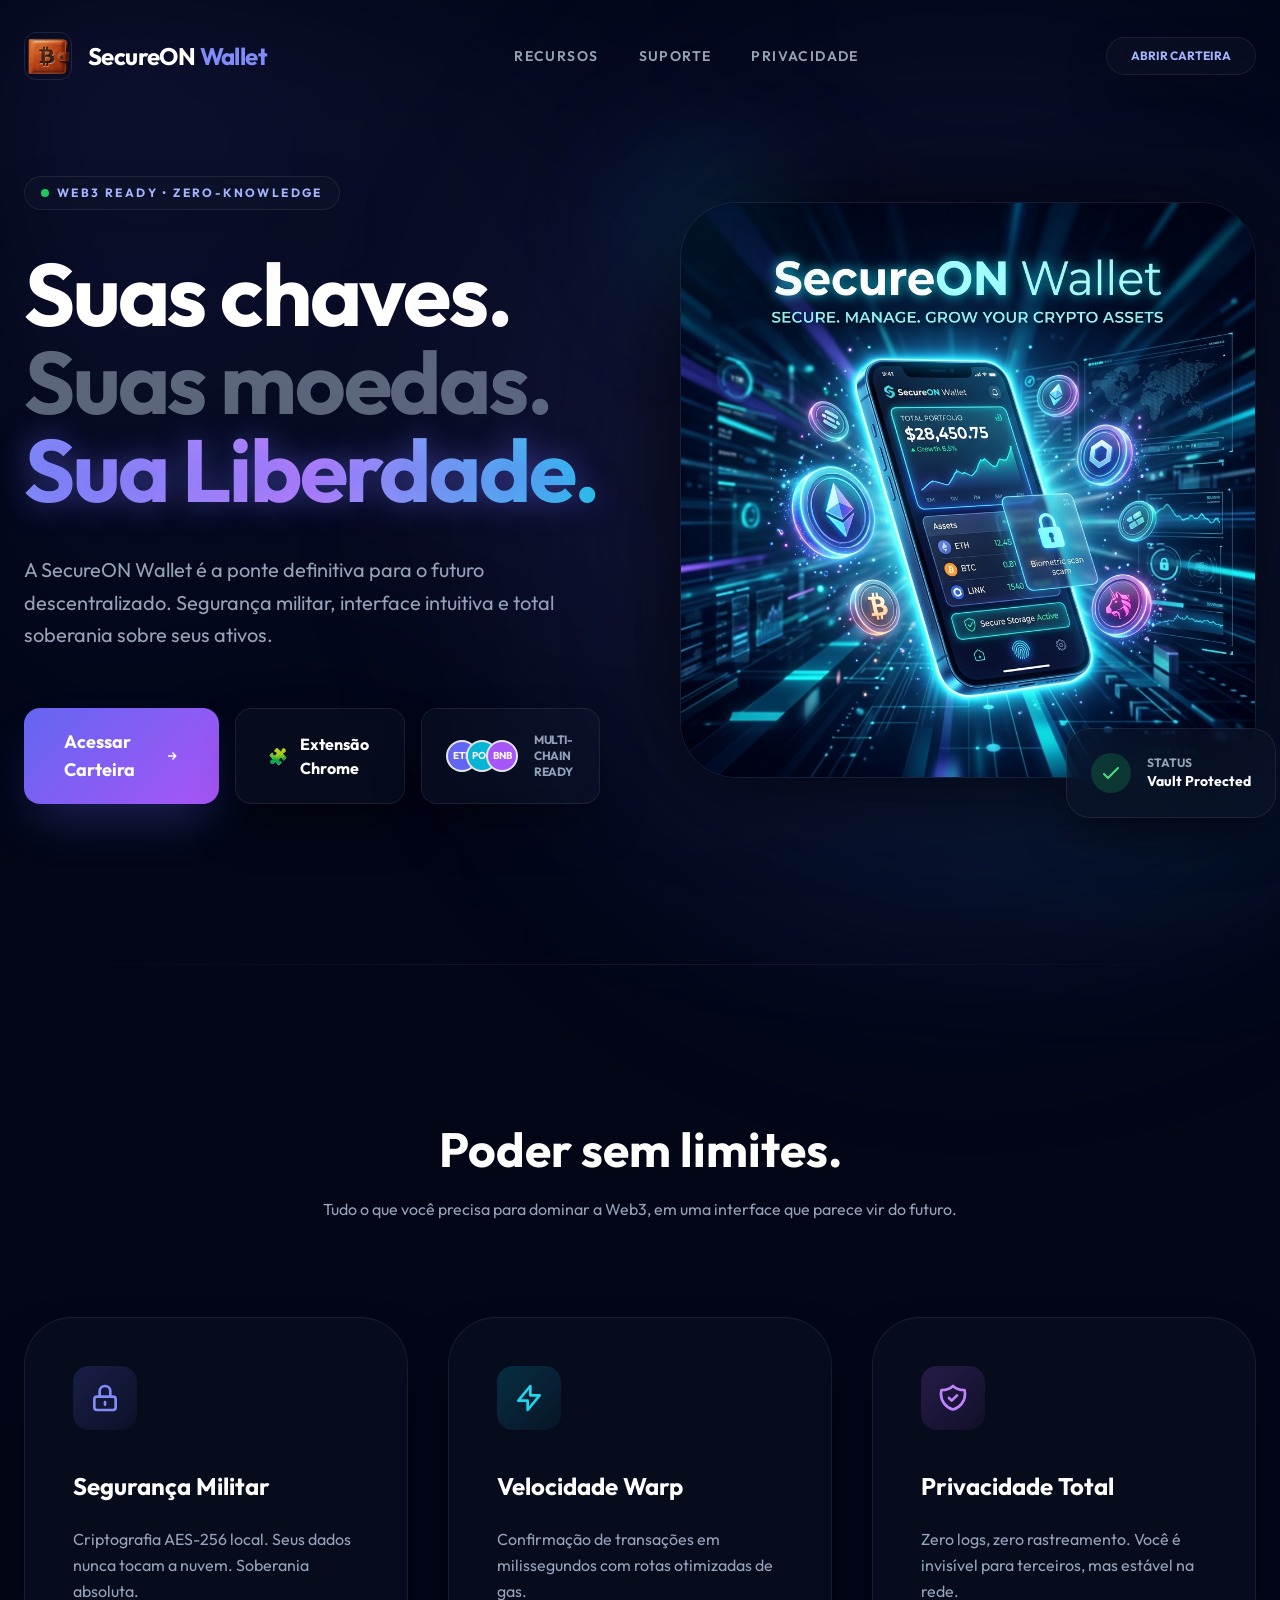
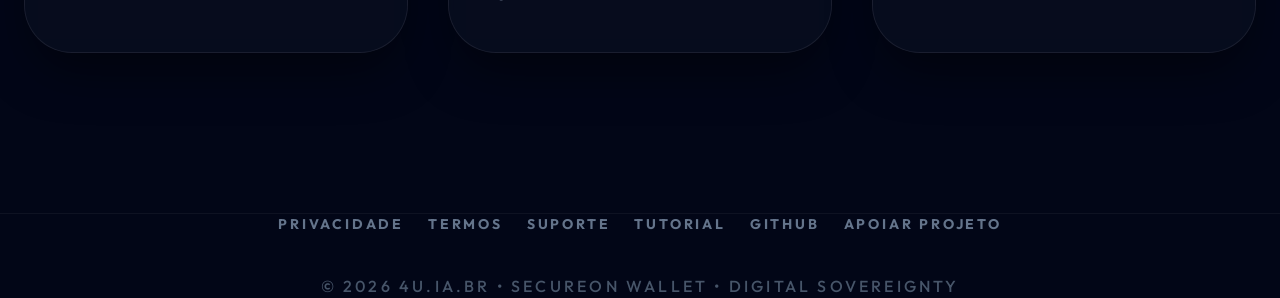
<file: landing.html>
<!DOCTYPE html>
<html lang="pt-BR">
<head>
    <meta charset="UTF-8">
    <meta name="viewport" content="width=device-width, initial-scale=1.0">
    <title>SecureON Wallet | Sua Soberania Digital</title>
    <link rel="icon" type="image/svg+xml" href="favicon.svg">
    <link rel="icon" type="image/png" sizes="32x32" href="favicon-32x32.png">
    <link rel="apple-touch-icon" href="icon-192.png">
    <link rel="stylesheet" href="tailwind_compiled.css">
    <link href="https://fonts.googleapis.com/css2?family=Outfit:wght@300;400;600;700&display=swap" rel="stylesheet">
    <style>
        :root { 
            --primary: #6366f1; 
            --accent: #06b6d4; 
            --dark-bg: #020617;
            --glass-border: rgba(255, 255, 255, 0.08);
        }
        html, body { overflow-x: hidden; max-width: 100%; }
        body { 
            font-family: 'Outfit', sans-serif; 
            background-color: var(--dark-bg); 
            color: #ffffff; 
            overflow-x: hidden; 
        }
        
        /* Animated Background Mesh */
        .mesh-bg {
            position: fixed;
            top: 0; left: 0; width: 100%; height: 100%;
            background: 
                radial-gradient(circle at 0% 0%, rgba(99, 102, 241, 0.15) 0%, transparent 50%),
                radial-gradient(circle at 100% 100%, rgba(6, 182, 212, 0.1) 0%, transparent 50%),
                radial-gradient(circle at 50% 50%, rgba(167, 139, 250, 0.05) 0%, transparent 50%);
            z-index: -1;
            filter: blur(80px);
            animation: pulseBg 15s ease infinite alternate;
        }

        @keyframes pulseBg {
            0% { transform: scale(1); }
            100% { transform: scale(1.1); }
        }

        .glass { 
            background: rgba(15, 23, 42, 0.4); 
            backdrop-filter: blur(20px); 
            border: 1px solid var(--glass-border); 
            box-shadow: 0 25px 50px -12px rgba(0, 0, 0, 0.5);
        }
        
        .glass-hover:hover {
            border-color: rgba(99, 102, 241, 0.4);
            background: rgba(99, 102, 241, 0.05);
            box-shadow: 0 0 40px rgba(99, 102, 241, 0.1);
        }

        .glow-text {
            text-shadow: 0 0 30px rgba(99, 102, 241, 0.5);
        }

        .premium-btn {
            background: linear-gradient(135deg, #6366f1, #a855f7);
            position: relative;
            overflow: hidden;
            transition: all 0.4s cubic-bezier(0.4, 0, 0.2, 1);
        }

        .premium-btn::after {
            content: '';
            position: absolute;
            top: -50%; left: -50%; width: 200%; height: 200%;
            background: radial-gradient(circle, rgba(255,255,255,0.2) 0%, transparent 70%);
            transform: scale(0);
            transition: transform 0.6s ease;
        }

        .premium-btn:hover::after {
            transform: scale(1);
        }

        .animate-float {
            animation: float 8s ease-in-out infinite;
        }

        @keyframes float {
            0%, 100% { transform: translateY(0) scale(1) rotate(0deg); }
            50% { transform: translateY(-20px) scale(1.02) rotate(1deg); }
        }

        .section-divider {
            height: 1px;
            background: linear-gradient(90deg, transparent, var(--glass-border), transparent);
        }
        .nav-link + .nav-link {
            margin-left: 2.5rem;
        }
        .footer-link + .footer-link {
            margin-left: 3rem;
        }
        @media (max-width: 768px) {
            .nav-link + .nav-link, .footer-link + .footer-link {
                margin-left: 0;
                margin-top: 1rem;
            }
        }
    </style>
</head>
<body class="min-h-screen selection:bg-indigo-500/30">
    <div class="mesh-bg"></div>

    <nav class="container mx-auto px-6 py-8 flex justify-between items-center relative z-20">
        <div class="flex items-center gap-4 group cursor-pointer">
            <div class="relative">
                <div class="absolute -inset-2 bg-indigo-500/40 blur-lg rounded-xl opacity-0 group-hover:opacity-100 transition-opacity"></div>
                <img src="icons/icon128.png" alt="Logo" class="relative w-12 h-12 rounded-xl border border-white/10">
            </div>
            <span class="text-2xl font-bold tracking-tight">SecureON <span class="text-indigo-400">Wallet</span></span>
        </div>
        <div class="hidden md:flex text-sm font-semibold text-slate-400 uppercase tracking-widest items-center">
            <a href="#features" class="nav-link hover:text-white transition-all hover:glow-text">Recursos</a>
            <a href="suporte.html" class="nav-link hover:text-white transition-all hover:glow-text">Suporte</a>
            <a href="privacidade.html" class="nav-link hover:text-white transition-all hover:glow-text">Privacidade</a>
        </div>
        <a href="index.html" class="hidden lg:block px-6 py-2.5 glass rounded-full text-xs font-bold hover:bg-white/5 transition-all border-indigo-500/30 text-indigo-300">
            ABRIR CARTEIRA
        </a>
    </nav>

    <main class="container mx-auto px-6 pt-16 pb-40 flex flex-col lg:flex-row items-center gap-20 relative z-10">
        <div class="flex-1 text-center lg:text-left">
            <div class="inline-flex items-center gap-2 px-4 py-2 rounded-full glass border-indigo-500/30 text-indigo-300 text-xs font-bold mb-10 tracking-[0.2em] uppercase">
                <span class="w-2 h-2 bg-green-500 rounded-full animate-ping"></span>
                Web3 Ready • Zero-Knowledge
            </div>
            <h1 class="text-6xl md:text-[5.5rem] font-bold mb-10 leading-[1] tracking-tight">
                Suas chaves.<br>
                <span class="text-slate-400/60">Suas moedas.</span><br>
                <span class="bg-gradient-to-r from-indigo-400 via-purple-400 to-cyan-400 bg-clip-text text-transparent glow-text">Sua Liberdade.</span>
            </h1>
            <p class="text-xl text-slate-400 mb-14 max-w-xl leading-relaxed mx-auto lg:mx-0">
                A SecureON Wallet é a ponte definitiva para o futuro descentralizado. Segurança militar, interface intuitiva e total soberania sobre seus ativos.
            </p>
            <div class="flex flex-col sm:flex-row gap-4 justify-center lg:justify-start">
                <a href="index.html" class="premium-btn px-10 py-5 rounded-2xl font-bold shadow-2xl shadow-indigo-500/30 flex items-center justify-center gap-4 text-lg">
                    Acessar Carteira
                    <svg class="w-6 h-6" fill="none" stroke="currentColor" viewBox="0 0 24 24"><path stroke-linecap="round" stroke-linejoin="round" stroke-width="2.5" d="M13 7l5 5m0 0l-5 5m5-5H6"/></svg>
                </a>
                <a href="https://chromewebstore.google.com/detail/secureon-wallet/cogicncjnekflhknncnohfmnlgfgdede" target="_blank" rel="noopener noreferrer" class="glass hover:bg-white/10 px-8 py-5 rounded-2xl font-bold border border-indigo-500/30 text-indigo-200 flex items-center justify-center gap-3 text-base transition-all">
                    <span>🧩</span> Extensão Chrome
                </a>
                <div class="flex items-center gap-4 px-6 py-5 glass rounded-2xl">
                    <div class="flex -space-x-3">
                        <div class="w-8 h-8 rounded-full bg-indigo-500 border-2 border-dark-bg flex items-center justify-center text-[10px] font-bold">ETH</div>
                        <div class="w-8 h-8 rounded-full bg-cyan-500 border-2 border-dark-bg flex items-center justify-center text-[10px] font-bold">POL</div>
                        <div class="w-8 h-8 rounded-full bg-purple-500 border-2 border-dark-bg flex items-center justify-center text-[10px] font-bold">BNB</div>
                    </div>
                    <span class="text-xs font-bold text-slate-400 uppercase tracking-tighter">Multi-Chain Ready</span>
                </div>
            </div>
        </div>

        <div class="flex-1 relative">
            <div class="absolute -inset-40 bg-indigo-500/10 blur-[120px] rounded-full"></div>
            <div class="relative animate-float">
                <div class="absolute -top-10 -left-10 w-32 h-32 bg-cyan-500/20 blur-3xl rounded-full"></div>
                <img src="banner.png" alt="SecureON Interface" class="w-full max-w-3xl mx-auto rounded-[3.5rem] shadow-[0_0_100px_rgba(0,0,0,0.8)] border border-white/5">
                <!-- Floating Card Detail -->
                <div class="absolute -bottom-10 -right-5 glass p-6 rounded-3xl animate-bounce shadow-2xl border-white/20">
                    <div class="flex items-center gap-4">
                        <div class="w-10 h-10 bg-green-500/20 rounded-full flex items-center justify-center">
                            <svg class="w-6 h-6 text-green-400" fill="none" stroke="currentColor" viewBox="0 0 24 24"><path stroke-linecap="round" stroke-linejoin="round" stroke-width="2" d="M5 13l4 4L19 7"/></svg>
                        </div>
                        <div>
                            <p class="text-xs font-bold text-slate-400 uppercase">Status</p>
                            <p class="text-sm font-bold text-white">Vault Protected</p>
                        </div>
                    </div>
                </div>
            </div>
        </div>
    </main>

    <div class="section-divider"></div>

    <section id="features" class="container mx-auto px-6 py-40">
        <div class="text-center mb-24">
            <h2 class="text-4xl md:text-5xl font-bold mb-6">Poder sem limites.</h2>
            <p class="text-slate-400 max-w-2xl mx-auto">Tudo o que você precisa para dominar a Web3, em uma interface que parece vir do futuro.</p>
        </div>
        <div class="grid md:grid-cols-3 gap-10">
            <div class="glass glass-hover p-12 rounded-[3rem] transition-all group">
                <div class="w-16 h-16 bg-gradient-to-br from-indigo-500/20 to-indigo-500/5 rounded-2xl flex items-center justify-center mb-10 group-hover:rotate-12 transition-transform">
                    <svg class="w-8 h-8 text-indigo-400" fill="none" stroke="currentColor" viewBox="0 0 24 24"><path stroke-linecap="round" stroke-linejoin="round" stroke-width="2" d="M12 15v2m-6 4h12a2 2 0 002-2v-6a2 2 0 00-2-2H6a2 2 0 00-2 2v6a2 2 0 002 2zm10-10V7a4 4 0 00-8 0v4h8z"/></svg>
                </div>
                <h3 class="text-2xl font-bold mb-6">Segurança Militar</h3>
                <p class="text-slate-400 leading-relaxed">Criptografia AES-256 local. Seus dados nunca tocam a nuvem. Soberania absoluta.</p>
            </div>
            <div class="glass glass-hover p-12 rounded-[3rem] transition-all group">
                <div class="w-16 h-16 bg-gradient-to-br from-cyan-500/20 to-cyan-500/5 rounded-2xl flex items-center justify-center mb-10 group-hover:rotate-12 transition-transform">
                    <svg class="w-8 h-8 text-cyan-400" fill="none" stroke="currentColor" viewBox="0 0 24 24"><path stroke-linecap="round" stroke-linejoin="round" stroke-width="2" d="M13 10V3L4 14h7v7l9-11h-7z"/></svg>
                </div>
                <h3 class="text-2xl font-bold mb-6">Velocidade Warp</h3>
                <p class="text-slate-400 leading-relaxed">Confirmação de transações em milissegundos com rotas otimizadas de gas.</p>
            </div>
            <div class="glass glass-hover p-12 rounded-[3rem] transition-all group">
                <div class="w-16 h-16 bg-gradient-to-br from-purple-500/20 to-purple-500/5 rounded-2xl flex items-center justify-center mb-10 group-hover:rotate-12 transition-transform">
                    <svg class="w-8 h-8 text-purple-400" fill="none" stroke="currentColor" viewBox="0 0 24 24"><path stroke-linecap="round" stroke-linejoin="round" stroke-width="2" d="M9 12l2 2 4-4m5.618-4.016A11.955 11.955 0 0112 2.944a11.955 11.955 0 01-8.618 3.04A12.02 12.02 0 003 9c0 5.591 3.824 10.29 9 11.622 5.176-1.332 9-6.03 9-11.622 0-1.042-.133-2.052-.382-3.016z"/></svg>
                </div>
                <h3 class="text-2xl font-bold mb-6">Privacidade Total</h3>
                <p class="text-slate-400 leading-relaxed">Zero logs, zero rastreamento. Você é invisível para terceiros, mas estável na rede.</p>
            </div>
        </div>
    </section>

    <footer class="container mx-auto px-6 py-24 text-center border-t border-white/5 relative z-10">
        <div class="flex flex-wrap justify-center mb-10 text-sm font-bold text-slate-500 uppercase tracking-[0.2em] gap-6">
            <a href="privacidade.html" class="hover:text-indigo-400 transition-all hover:glow-text">Privacidade</a>
            <a href="termos.html" class="hover:text-indigo-400 transition-all hover:glow-text">Termos</a>
            <a href="suporte.html" class="hover:text-indigo-400 transition-all hover:glow-text">Suporte</a>
            <a href="tutorial.html" class="hover:text-indigo-400 transition-all hover:glow-text">Tutorial</a>
            <a href="https://github.com/4u-Labs/wallet" target="_blank" class="hover:text-indigo-400 transition-all hover:glow-text">GitHub</a>
            <a href="https://www.paypal.com/ncp/payment/L7YRCS984T33N" target="_blank" class="hover:text-amber-400 transition-all">Apoiar Projeto</a>
        </div>
        <p class="text-slate-600 text-[11px] font-medium tracking-[0.2em] uppercase">&copy; 2026 4U.IA.BR • SECUREON WALLET • DIGITAL SOVEREIGNTY</p>
    </footer>

    <script src="common.js"></script>
</body>
</html>
</file>
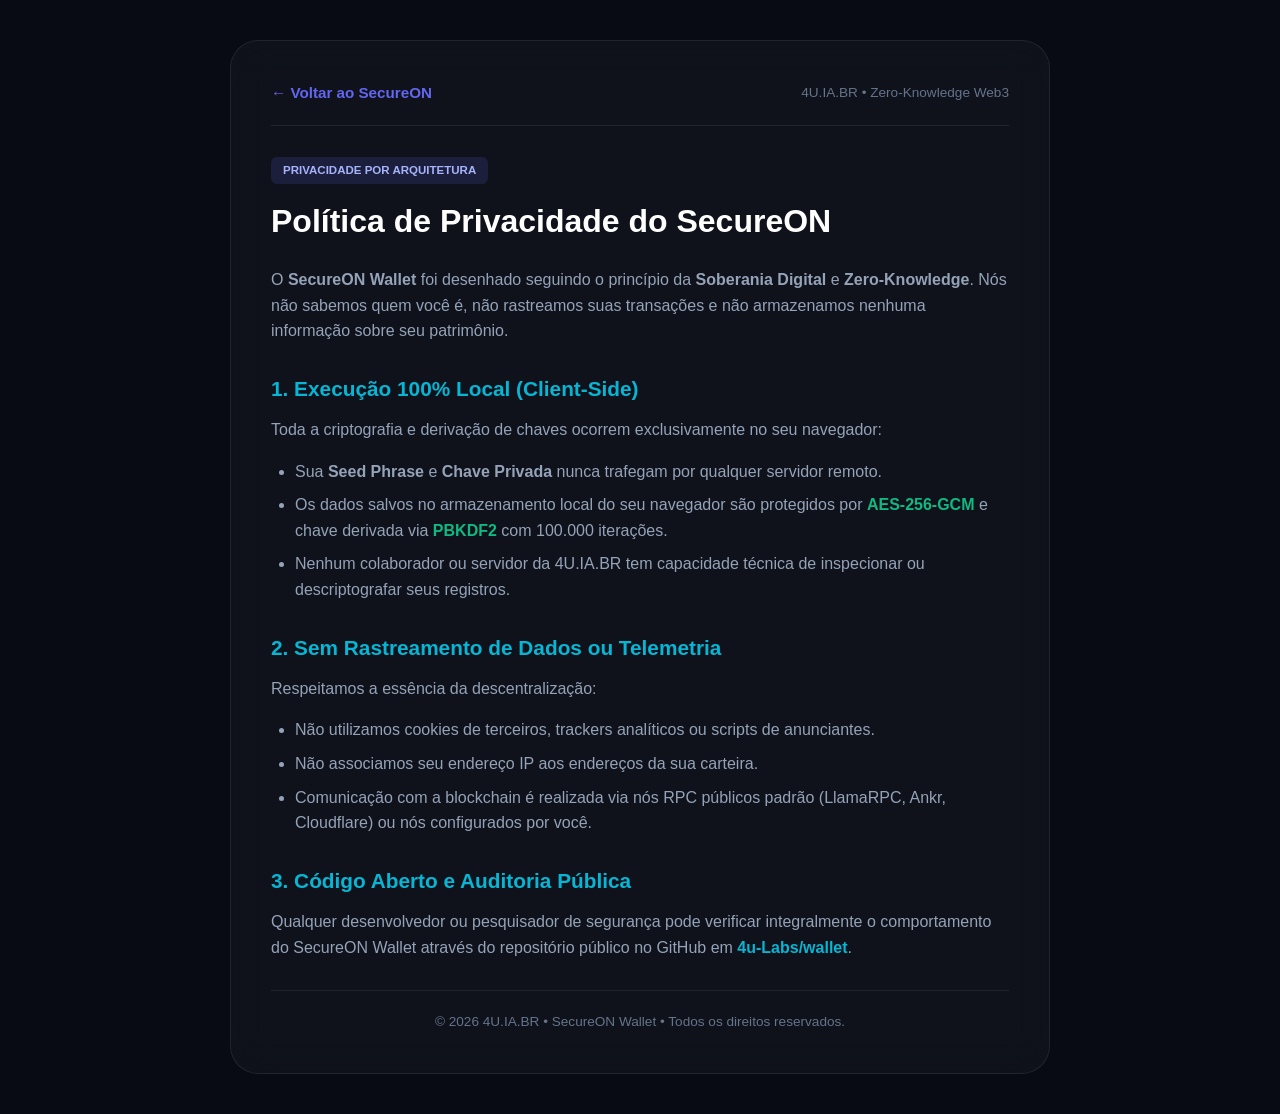
<file: privacidade.html>
<!DOCTYPE html>
<html lang="pt-BR">
<head>
    <meta charset="UTF-8">
    <meta name="viewport" content="width=device-width, initial-scale=1.0">
    <title>Política de Privacidade — SecureON Wallet 4U.IA.BR</title>
    <link rel="icon" type="image/svg+xml" href="favicon.svg">
    <link rel="icon" type="image/png" sizes="32x32" href="favicon-32x32.png">
    <link rel="apple-touch-icon" href="icon-192.png">
    <style>
        :root {
            --primary: #6366f1;
            --accent: #06b6d4;
            --bg-dark: #080b14;
        }
        * { box-sizing: border-box; margin: 0; padding: 0; }
        body {
            display: block;
            overflow-y: auto;
            background: var(--bg-dark);
            color: #f1f5f9;
            font-family: 'Segoe UI', Roboto, -apple-system, sans-serif;
            padding: 40px 20px;
            line-height: 1.6;
        }
        .policy-container {
            max-width: 820px;
            margin: 0 auto;
            background: rgba(255, 255, 255, 0.03);
            border: 1px solid rgba(255, 255, 255, 0.08);
            border-radius: 28px;
            padding: 40px;
            backdrop-filter: blur(20px);
        }
        .header-nav {
            display: flex;
            justify-content: space-between;
            align-items: center;
            margin-bottom: 30px;
            padding-bottom: 20px;
            border-bottom: 1px solid rgba(255,255,255,0.08);
        }
        .back-link {
            color: var(--primary);
            text-decoration: none;
            font-weight: 600;
            display: inline-flex;
            align-items: center;
            gap: 6px;
            font-size: 0.95rem;
            transition: opacity 0.2s;
        }
        .back-link:hover { opacity: 0.8; }
        h1 { color: #fff; margin-bottom: 20px; font-weight: 800; font-size: 2rem; }
        h2 { color: var(--accent); margin-top: 28px; margin-bottom: 12px; font-size: 1.3rem; }
        p { color: #94a3b8; margin-bottom: 16px; }
        ul { color: #94a3b8; margin-bottom: 16px; padding-left: 24px; }
        li { margin-bottom: 8px; }
        .highlight { color: #10b981; font-weight: 700; }
        .badge { display: inline-block; padding: 4px 12px; background: rgba(99, 102, 241, 0.15); border-radius: 6px; color: #a5b4fc; font-size: 0.72rem; font-weight: 700; text-transform: uppercase; margin-bottom: 12px; }
        .footer-note { margin-top: 30px; padding-top: 20px; border-top: 1px solid rgba(255,255,255,0.08); font-size: 0.85rem; color: #64748b; text-align: center; }
    </style>
</head>
<body>
    <div class="policy-container">
        <div class="header-nav">
            <a href="index.html" class="back-link">
                ← Voltar ao SecureON
            </a>
            <span style="font-size: 0.85rem; color: #64748b;">4U.IA.BR • Zero-Knowledge Web3</span>
        </div>

        <div>
            <span class="badge">Privacidade por Arquitetura</span>
            <h1>Política de Privacidade do SecureON</h1>
            <p>O <strong>SecureON Wallet</strong> foi desenhado seguindo o princípio da <strong>Soberania Digital</strong> e <strong>Zero-Knowledge</strong>. Nós não sabemos quem você é, não rastreamos suas transações e não armazenamos nenhuma informação sobre seu patrimônio.</p>

            <h2>1. Execução 100% Local (Client-Side)</h2>
            <p>Toda a criptografia e derivação de chaves ocorrem exclusivamente no seu navegador:</p>
            <ul>
                <li>Sua <strong>Seed Phrase</strong> e <strong>Chave Privada</strong> nunca trafegam por qualquer servidor remoto.</li>
                <li>Os dados salvos no armazenamento local do seu navegador são protegidos por <span class="highlight">AES-256-GCM</span> e chave derivada via <span class="highlight">PBKDF2</span> com 100.000 iterações.</li>
                <li>Nenhum colaborador ou servidor da 4U.IA.BR tem capacidade técnica de inspecionar ou descriptografar seus registros.</li>
            </ul>

            <h2>2. Sem Rastreamento de Dados ou Telemetria</h2>
            <p>Respeitamos a essência da descentralização:</p>
            <ul>
                <li>Não utilizamos cookies de terceiros, trackers analíticos ou scripts de anunciantes.</li>
                <li>Não associamos seu endereço IP aos endereços da sua carteira.</li>
                <li>Comunicação com a blockchain é realizada via nós RPC públicos padrão (LlamaRPC, Ankr, Cloudflare) ou nós configurados por você.</li>
            </ul>

            <h2>3. Código Aberto e Auditoria Pública</h2>
            <p>Qualquer desenvolvedor ou pesquisador de segurança pode verificar integralmente o comportamento do SecureON Wallet através do repositório público no GitHub em <a href="https://github.com/4u-Labs/wallet" target="_blank" style="color: var(--accent); text-decoration: none; font-weight: 600;">4u-Labs/wallet</a>.</p>

            <div class="footer-note">
                &copy; 2026 4U.IA.BR • SecureON Wallet • Todos os direitos reservados.
            </div>
        </div>
    </div>
</body>
</html>
</file>
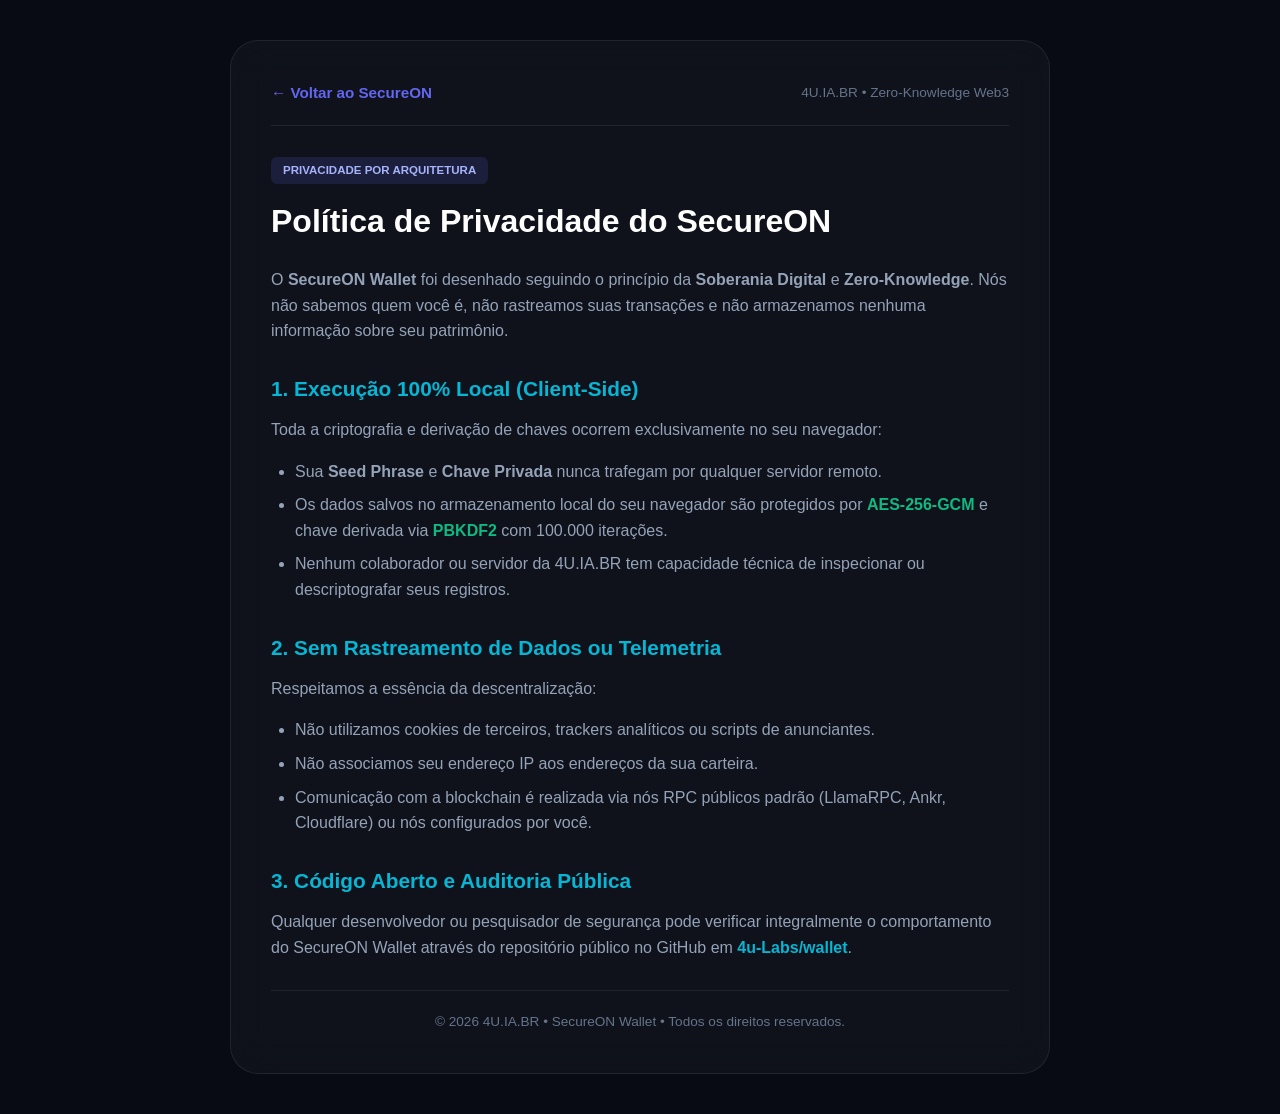
<file: privacy.html>
<!DOCTYPE html>
<html lang="pt-BR">
<head>
    <meta charset="UTF-8">
    <meta http-equiv="refresh" content="0; url=privacidade.html">
    <title>Redirecionando para Política de Privacidade...</title>
</head>
<body style="background:#080814; color:#fff; font-family:sans-serif; text-align:center; padding-top:20vh;">
    <p>Redirecionando para a <a href="privacidade.html" style="color:#00d4ff;">Política de Privacidade do SafeBox</a>...</p>
</body>
</html>
</file>
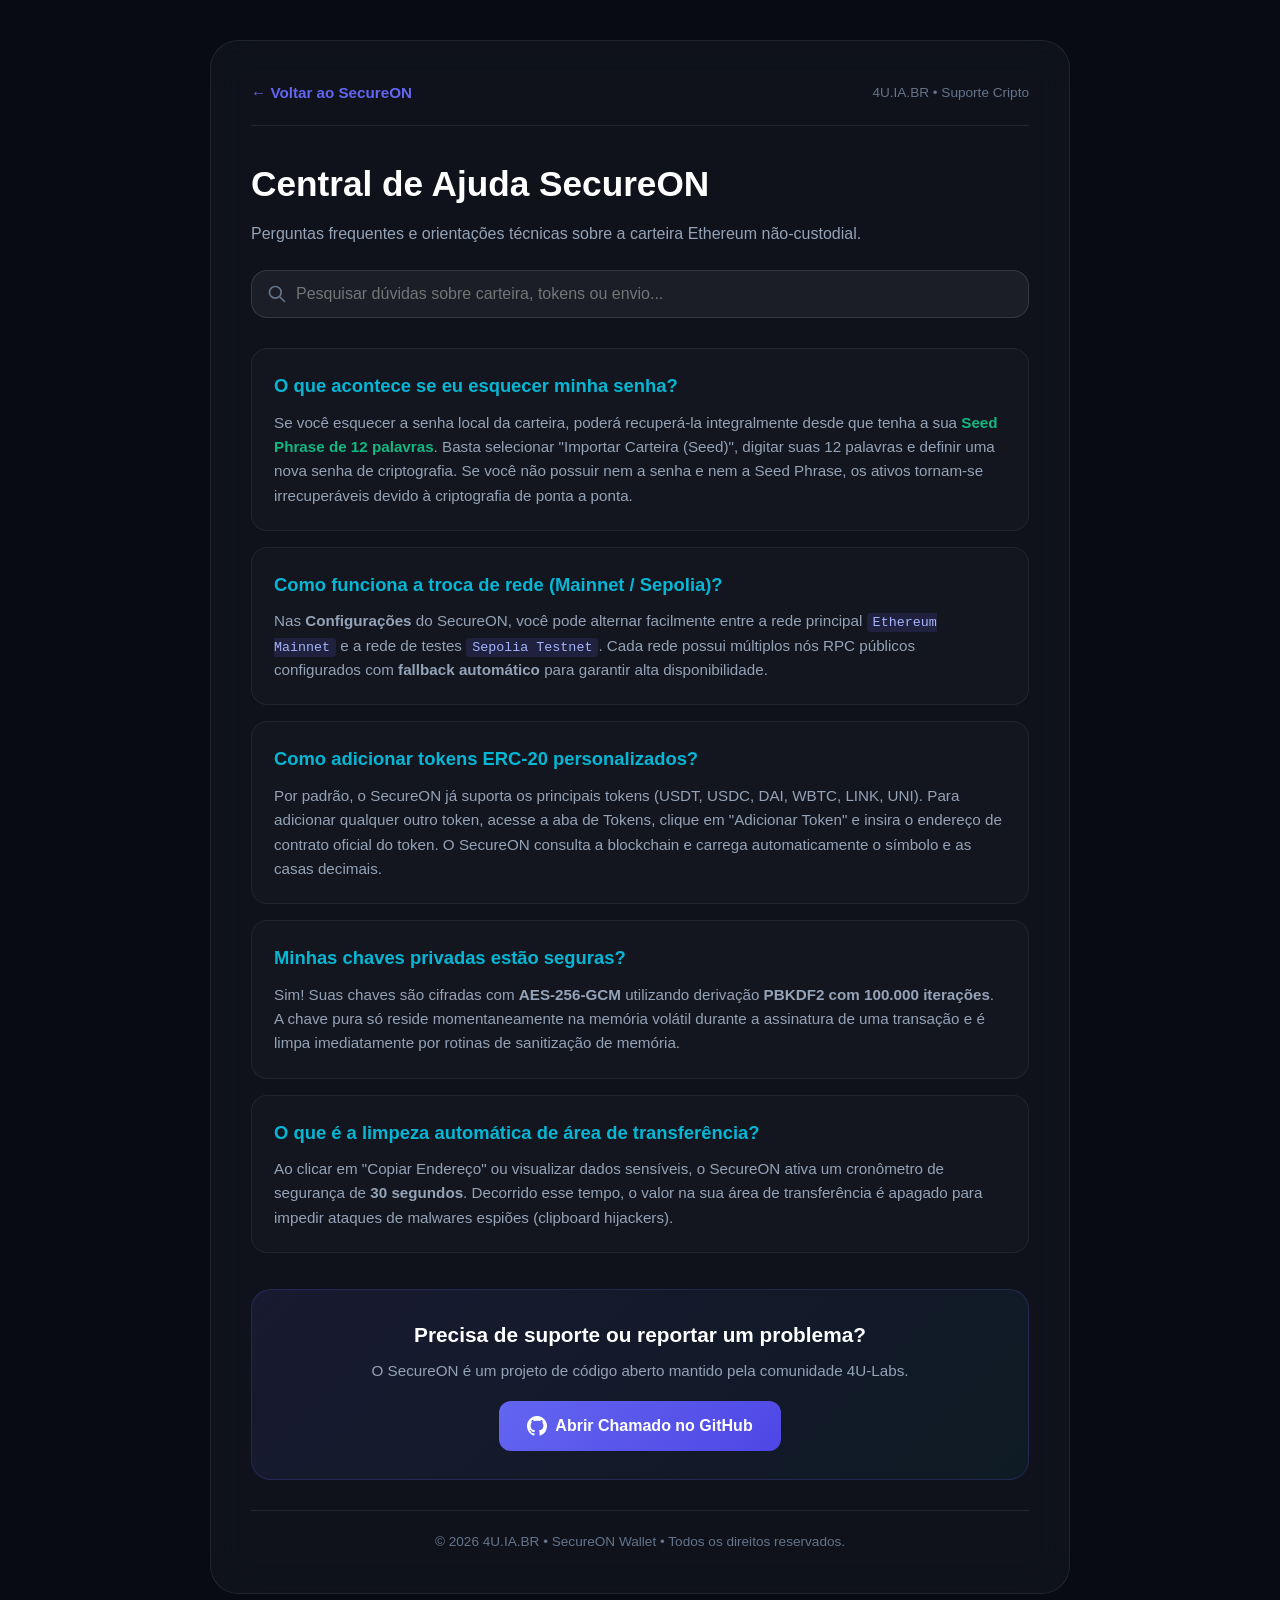
<file: suporte.html>
<!DOCTYPE html>
<html lang="pt-BR">
<head>
    <meta charset="UTF-8">
    <meta name="viewport" content="width=device-width, initial-scale=1.0">
    <title>Suporte & FAQ — SecureON Wallet 4U.IA.BR</title>
    <link rel="icon" type="image/svg+xml" href="favicon.svg">
    <link rel="icon" type="image/png" sizes="32x32" href="favicon-32x32.png">
    <link rel="apple-touch-icon" href="icon-192.png">
    <style>
        :root {
            --primary: #6366f1;
            --accent: #06b6d4;
            --bg-dark: #080b14;
        }
        * { box-sizing: border-box; margin: 0; padding: 0; }
        body {
            display: block;
            overflow-y: auto;
            background: var(--bg-dark);
            color: #f1f5f9;
            font-family: 'Segoe UI', Roboto, -apple-system, sans-serif;
            padding: 40px 20px;
            line-height: 1.6;
        }
        .support-container {
            max-width: 860px;
            margin: 0 auto;
            background: rgba(255, 255, 255, 0.03);
            border: 1px solid rgba(255, 255, 255, 0.08);
            border-radius: 28px;
            padding: 40px;
            backdrop-filter: blur(20px);
        }
        .header-nav {
            display: flex;
            justify-content: space-between;
            align-items: center;
            margin-bottom: 30px;
            padding-bottom: 20px;
            border-bottom: 1px solid rgba(255,255,255,0.08);
        }
        .back-link {
            color: var(--primary);
            text-decoration: none;
            font-weight: 600;
            display: inline-flex;
            align-items: center;
            gap: 6px;
            font-size: 0.95rem;
            transition: opacity 0.2s;
        }
        .back-link:hover { opacity: 0.8; }
        h1 { color: #fff; margin-bottom: 8px; font-weight: 800; font-size: 2.2rem; }
        .subtitle { color: #94a3b8; font-size: 1rem; margin-bottom: 24px; }
        .search-box {
            position: relative;
            margin-bottom: 30px;
        }
        .search-box input {
            width: 100%;
            background: rgba(255, 255, 255, 0.05);
            border: 1px solid rgba(255, 255, 255, 0.12);
            padding: 14px 20px 14px 44px;
            border-radius: 16px;
            color: #fff;
            font-size: 1rem;
            outline: none;
            transition: border-color 0.2s;
        }
        .search-box input:focus {
            border-color: var(--primary);
            box-shadow: 0 0 15px rgba(99, 102, 241, 0.25);
        }
        .search-icon {
            position: absolute;
            left: 16px;
            top: 50%;
            transform: translateY(-50%);
            color: #64748b;
        }
        .faq-card {
            background: rgba(255, 255, 255, 0.02);
            border: 1px solid rgba(255, 255, 255, 0.06);
            border-radius: 16px;
            padding: 22px;
            margin-bottom: 16px;
            transition: transform 0.2s, border-color 0.2s;
        }
        .faq-card:hover {
            border-color: rgba(99, 102, 241, 0.35);
            transform: translateY(-2px);
        }
        .faq-question {
            color: var(--accent);
            font-size: 1.15rem;
            font-weight: 700;
            margin-bottom: 10px;
        }
        .faq-answer {
            color: #94a3b8;
            font-size: 0.95rem;
            line-height: 1.6;
        }
        .faq-answer code {
            background: rgba(99, 102, 241, 0.15);
            color: #a5b4fc;
            padding: 2px 6px;
            border-radius: 4px;
            font-size: 0.88em;
        }
        .highlight {
            color: #10b981;
            font-weight: 600;
        }
        .contact-card {
            margin-top: 36px;
            background: linear-gradient(135deg, rgba(99, 102, 241, 0.1), rgba(6, 182, 212, 0.05));
            border: 1px solid rgba(99, 102, 241, 0.2);
            border-radius: 20px;
            padding: 28px;
            text-align: center;
        }
        .contact-card h3 {
            color: #fff;
            font-size: 1.3rem;
            margin-bottom: 8px;
        }
        .contact-card p {
            color: #94a3b8;
            margin-bottom: 18px;
            font-size: 0.95rem;
        }
        .btn-contact {
            display: inline-flex;
            align-items: center;
            gap: 8px;
            background: linear-gradient(135deg, #6366f1, #4f46e5);
            color: #ffffff;
            padding: 12px 28px;
            border-radius: 12px;
            text-decoration: none;
            font-weight: 700;
            transition: all 0.2s;
        }
        .btn-contact:hover {
            box-shadow: 0 0 20px rgba(99, 102, 241, 0.4);
            transform: translateY(-2px);
        }
        .footer-note {
            margin-top: 30px;
            padding-top: 20px;
            border-top: 1px solid rgba(255,255,255,0.08);
            font-size: 0.85rem;
            color: #64748b;
            text-align: center;
        }
    </style>
</head>
<body>
    <div class="support-container">
        <div class="header-nav">
            <a href="index.html" class="back-link">
                ← Voltar ao SecureON
            </a>
            <span style="font-size: 0.85rem; color: #64748b;">4U.IA.BR • Suporte Cripto</span>
        </div>

        <div>
            <h1>Central de Ajuda SecureON</h1>
            <p class="subtitle">Perguntas frequentes e orientações técnicas sobre a carteira Ethereum não-custodial.</p>

            <div class="search-box">
                <svg class="search-icon" width="20" height="20" fill="none" stroke="currentColor" viewBox="0 0 24 24">
                    <path stroke-linecap="round" stroke-linejoin="round" stroke-width="2" d="M21 21l-6-6m2-5a7 7 0 11-14 0 7 7 0 0114 0z"></path>
                </svg>
                <input type="text" id="faqSearch" placeholder="Pesquisar dúvidas sobre carteira, tokens ou envio...">
            </div>

            <div id="faqList">
                <div class="faq-card">
                    <h3 class="faq-question">O que acontece se eu esquecer minha senha?</h3>
                    <div class="faq-answer">
                        Se você esquecer a senha local da carteira, poderá recuperá-la integralmente desde que tenha a sua <span class="highlight">Seed Phrase de 12 palavras</span>. Basta selecionar "Importar Carteira (Seed)", digitar suas 12 palavras e definir uma nova senha de criptografia. Se você não possuir nem a senha e nem a Seed Phrase, os ativos tornam-se irrecuperáveis devido à criptografia de ponta a ponta.
                    </div>
                </div>

                <div class="faq-card">
                    <h3 class="faq-question">Como funciona a troca de rede (Mainnet / Sepolia)?</h3>
                    <div class="faq-answer">
                        Nas <strong>Configurações</strong> do SecureON, você pode alternar facilmente entre a rede principal <code>Ethereum Mainnet</code> e a rede de testes <code>Sepolia Testnet</code>. Cada rede possui múltiplos nós RPC públicos configurados com <strong>fallback automático</strong> para garantir alta disponibilidade.
                    </div>
                </div>

                <div class="faq-card">
                    <h3 class="faq-question">Como adicionar tokens ERC-20 personalizados?</h3>
                    <div class="faq-answer">
                        Por padrão, o SecureON já suporta os principais tokens (USDT, USDC, DAI, WBTC, LINK, UNI). Para adicionar qualquer outro token, acesse a aba de Tokens, clique em "Adicionar Token" e insira o endereço de contrato oficial do token. O SecureON consulta a blockchain e carrega automaticamente o símbolo e as casas decimais.
                    </div>
                </div>

                <div class="faq-card">
                    <h3 class="faq-question">Minhas chaves privadas estão seguras?</h3>
                    <div class="faq-answer">
                        Sim! Suas chaves são cifradas com <strong>AES-256-GCM</strong> utilizando derivação <strong>PBKDF2 com 100.000 iterações</strong>. A chave pura só reside momentaneamente na memória volátil durante a assinatura de uma transação e é limpa imediatamente por rotinas de sanitização de memória.
                    </div>
                </div>

                <div class="faq-card">
                    <h3 class="faq-question">O que é a limpeza automática de área de transferência?</h3>
                    <div class="faq-answer">
                        Ao clicar em "Copiar Endereço" ou visualizar dados sensíveis, o SecureON ativa um cronômetro de segurança de <strong>30 segundos</strong>. Decorrido esse tempo, o valor na sua área de transferência é apagado para impedir ataques de malwares espiões (clipboard hijackers).
                    </div>
                </div>
            </div>

            <div id="noResults" style="display:none; text-align:center; padding: 40px; color:#64748b;">
                Nenhuma resposta encontrada para sua pesquisa.
            </div>

            <div class="contact-card">
                <h3>Precisa de suporte ou reportar um problema?</h3>
                <p>O SecureON é um projeto de código aberto mantido pela comunidade 4U-Labs.</p>
                <a href="https://github.com/4u-Labs/wallet/issues" target="_blank" class="btn-contact">
                    <svg width="20" height="20" fill="currentColor" viewBox="0 0 24 24"><path d="M12 0C5.37 0 0 5.37 0 12c0 5.31 3.435 9.795 8.205 11.385.6.105.825-.255.825-.57 0-.285-.015-1.23-.015-2.235-3.015.555-3.795-.735-4.035-1.41-.135-.345-.72-1.41-1.23-1.695-.42-.225-1.02-.78-.015-.795.945-.015 1.62.87 1.845 1.23 1.08 1.815 2.805 1.305 3.495.99.105-.78.42-1.305.765-1.605-2.67-.3-5.46-1.335-5.46-5.925 0-1.305.465-2.385 1.23-3.225-.12-.3-.54-1.53.12-3.18 0 0 1.005-.315 3.3 1.23.96-.27 1.98-.405 3-.405s2.04.135 3 .405c2.295-1.56 3.3-1.23 3.3-1.23.66 1.65.24 2.88.12 3.18.765.84 1.23 1.905 1.23 3.225 0 4.605-2.805 5.625-5.475 5.925.435.375.81 1.095.81 2.22 0 1.605-.015 2.895-.015 3.3 0 .315.225.69.825.57A12.02 12.02 0 0024 12c0-6.63-5.37-12-12-12z"/></svg>
                    Abrir Chamado no GitHub
                </a>
            </div>

            <div class="footer-note">
                &copy; 2026 4U.IA.BR • SecureON Wallet • Todos os direitos reservados.
            </div>
        </div>
    </div>

    <script>
        const searchInput = document.getElementById('faqSearch');
        const faqCards = document.querySelectorAll('.faq-card');
        const noResults = document.getElementById('noResults');

        searchInput.addEventListener('input', (e) => {
            const term = e.target.value.toLowerCase().trim();
            let found = 0;

            faqCards.forEach(card => {
                const text = card.innerText.toLowerCase();
                if (text.includes(term)) {
                    card.style.display = 'block';
                    found++;
                } else {
                    card.style.display = 'none';
                }
            });

            noResults.style.display = found === 0 ? 'block' : 'none';
        });
    </script>
</body>
</html>
</file>
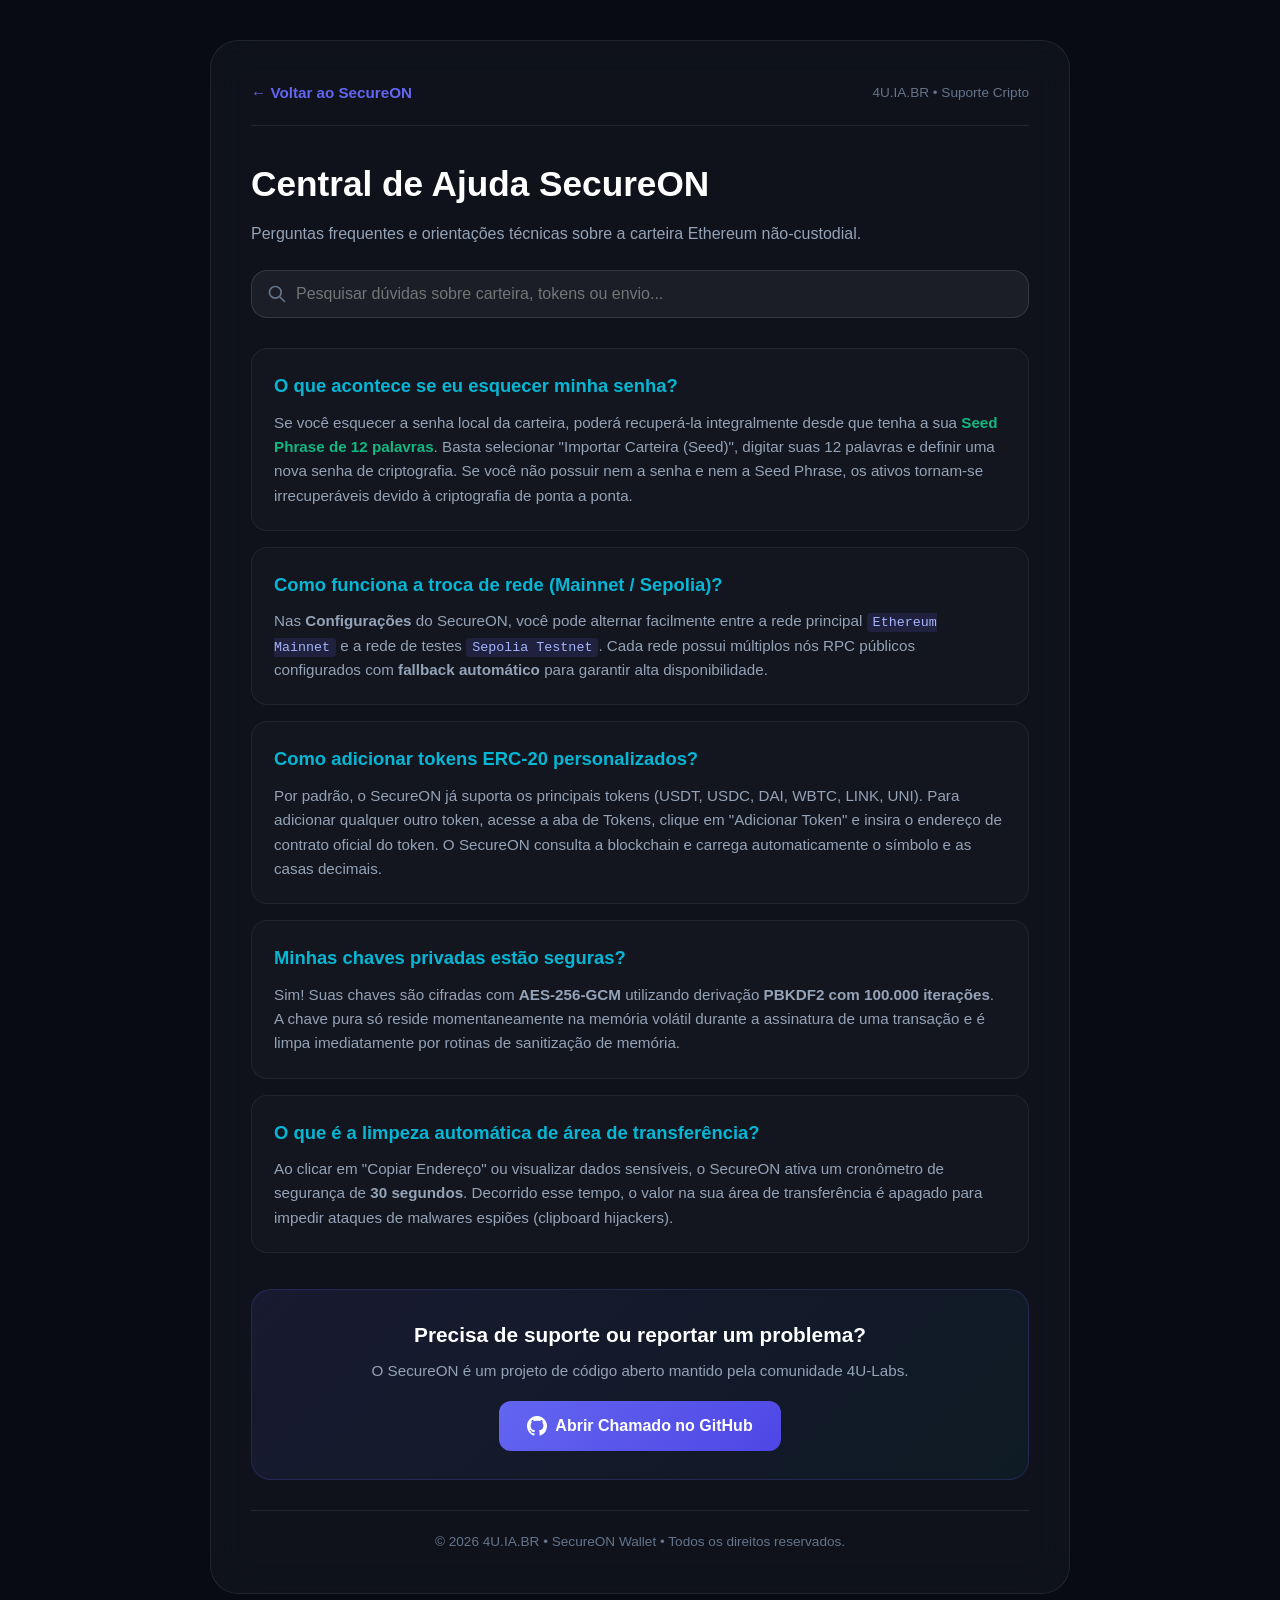
<file: support.html>
<!DOCTYPE html>
<html lang="pt-BR">
<head>
    <meta charset="UTF-8">
    <meta http-equiv="refresh" content="0; url=suporte.html">
    <title>Redirecionando para Central de Suporte...</title>
</head>
<body style="background:#080b14; color:#fff; font-family:sans-serif; text-align:center; padding-top:20vh;">
    <p>Redirecionando para a <a href="suporte.html" style="color:#06b6d4;">Central de Suporte SecureON</a>...</p>
</body>
</html>
</file>
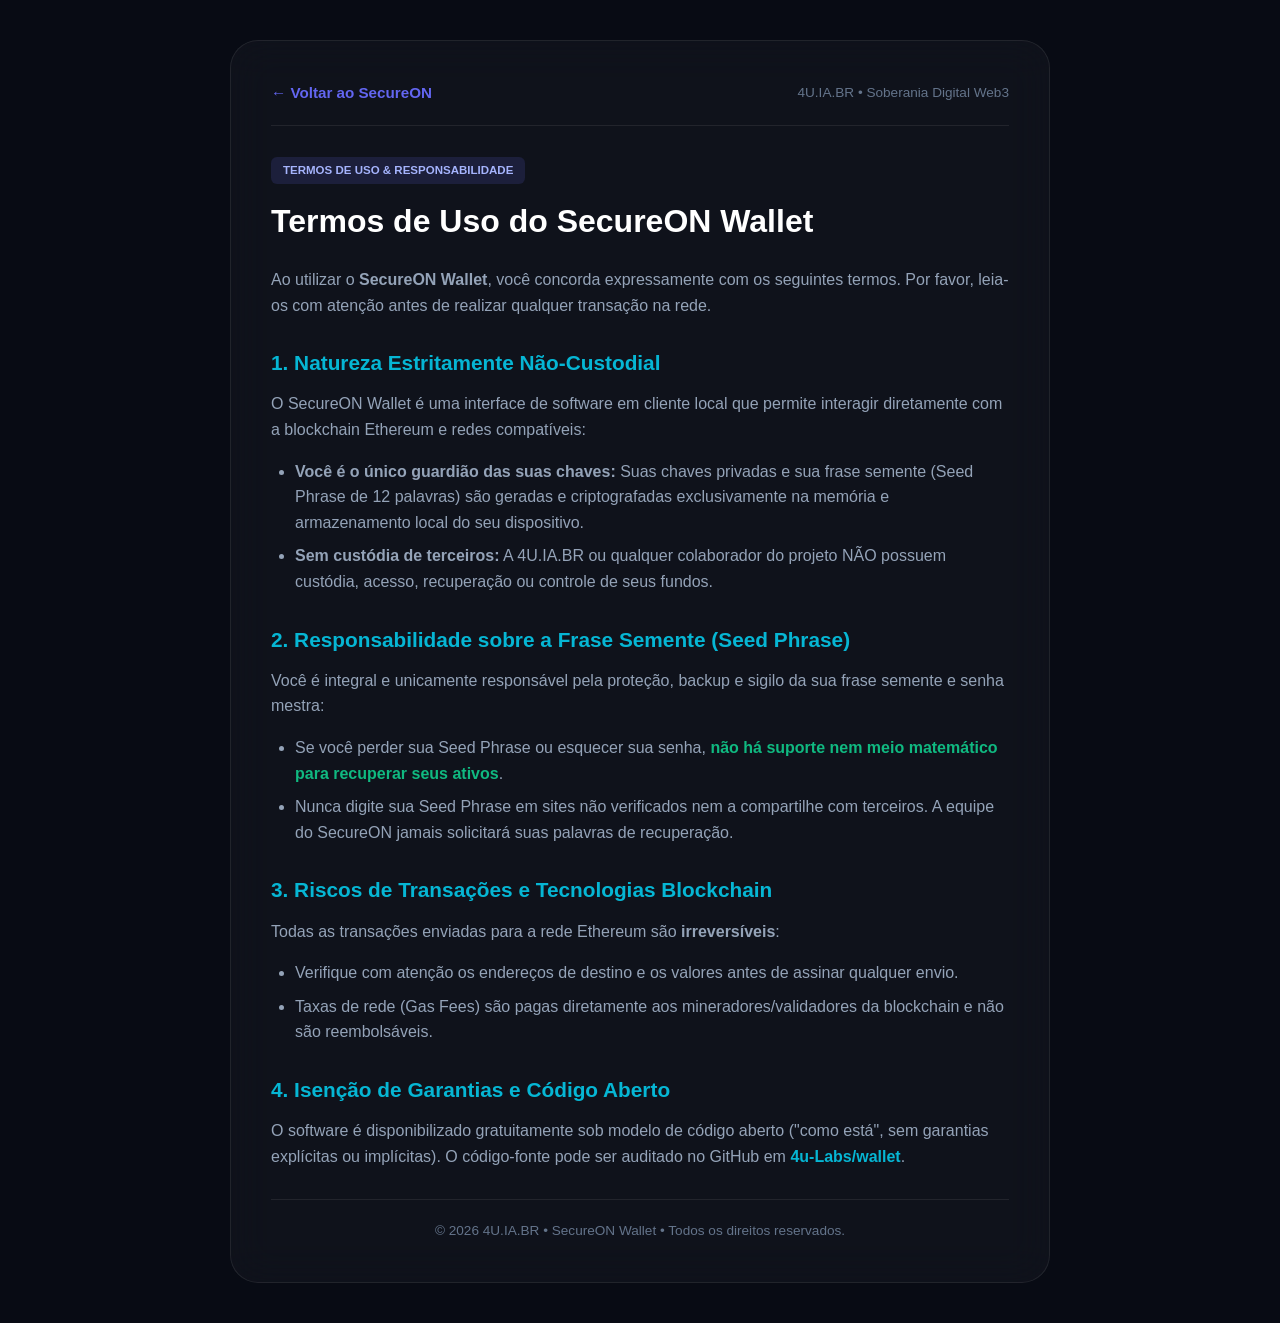
<file: termos.html>
<!DOCTYPE html>
<html lang="pt-BR">
<head>
    <meta charset="UTF-8">
    <meta name="viewport" content="width=device-width, initial-scale=1.0">
    <title>Termos de Uso — SecureON Wallet 4U.IA.BR</title>
    <link rel="icon" type="image/svg+xml" href="favicon.svg">
    <link rel="icon" type="image/png" sizes="32x32" href="favicon-32x32.png">
    <link rel="apple-touch-icon" href="icon-192.png">
    <style>
        :root {
            --primary: #6366f1;
            --accent: #06b6d4;
            --bg-dark: #080b14;
        }
        * { box-sizing: border-box; margin: 0; padding: 0; }
        body {
            display: block;
            overflow-y: auto;
            background: var(--bg-dark);
            color: #f1f5f9;
            font-family: 'Segoe UI', Roboto, -apple-system, sans-serif;
            padding: 40px 20px;
            line-height: 1.6;
        }
        .terms-container {
            max-width: 820px;
            margin: 0 auto;
            background: rgba(255, 255, 255, 0.03);
            border: 1px solid rgba(255, 255, 255, 0.08);
            border-radius: 28px;
            padding: 40px;
            backdrop-filter: blur(20px);
        }
        .header-nav {
            display: flex;
            justify-content: space-between;
            align-items: center;
            margin-bottom: 30px;
            padding-bottom: 20px;
            border-bottom: 1px solid rgba(255,255,255,0.08);
        }
        .back-link {
            color: var(--primary);
            text-decoration: none;
            font-weight: 600;
            display: inline-flex;
            align-items: center;
            gap: 6px;
            font-size: 0.95rem;
            transition: opacity 0.2s;
        }
        .back-link:hover { opacity: 0.8; }
        h1 { color: #fff; margin-bottom: 20px; font-weight: 800; font-size: 2rem; }
        h2 { color: var(--accent); margin-top: 28px; margin-bottom: 12px; font-size: 1.3rem; }
        p { color: #94a3b8; margin-bottom: 16px; }
        ul { color: #94a3b8; margin-bottom: 16px; padding-left: 24px; }
        li { margin-bottom: 8px; }
        .highlight { color: #10b981; font-weight: 700; }
        .badge { display: inline-block; padding: 4px 12px; background: rgba(99, 102, 241, 0.15); border-radius: 6px; color: #a5b4fc; font-size: 0.72rem; font-weight: 700; text-transform: uppercase; margin-bottom: 12px; }
        .footer-note { margin-top: 30px; padding-top: 20px; border-top: 1px solid rgba(255,255,255,0.08); font-size: 0.85rem; color: #64748b; text-align: center; }
    </style>
</head>
<body>
    <div class="terms-container">
        <div class="header-nav">
            <a href="index.html" class="back-link">
                ← Voltar ao SecureON
            </a>
            <span style="font-size: 0.85rem; color: #64748b;">4U.IA.BR • Soberania Digital Web3</span>
        </div>

        <div>
            <span class="badge">Termos de Uso & Responsabilidade</span>
            <h1>Termos de Uso do SecureON Wallet</h1>
            <p>Ao utilizar o <strong>SecureON Wallet</strong>, você concorda expressamente com os seguintes termos. Por favor, leia-os com atenção antes de realizar qualquer transação na rede.</p>

            <h2>1. Natureza Estritamente Não-Custodial</h2>
            <p>O SecureON Wallet é uma interface de software em cliente local que permite interagir diretamente com a blockchain Ethereum e redes compatíveis:</p>
            <ul>
                <li><strong>Você é o único guardião das suas chaves:</strong> Suas chaves privadas e sua frase semente (Seed Phrase de 12 palavras) são geradas e criptografadas exclusivamente na memória e armazenamento local do seu dispositivo.</li>
                <li><strong>Sem custódia de terceiros:</strong> A 4U.IA.BR ou qualquer colaborador do projeto NÃO possuem custódia, acesso, recuperação ou controle de seus fundos.</li>
            </ul>

            <h2>2. Responsabilidade sobre a Frase Semente (Seed Phrase)</h2>
            <p>Você é integral e unicamente responsável pela proteção, backup e sigilo da sua frase semente e senha mestra:</p>
            <ul>
                <li>Se você perder sua Seed Phrase ou esquecer sua senha, <span class="highlight">não há suporte nem meio matemático para recuperar seus ativos</span>.</li>
                <li>Nunca digite sua Seed Phrase em sites não verificados nem a compartilhe com terceiros. A equipe do SecureON jamais solicitará suas palavras de recuperação.</li>
            </ul>

            <h2>3. Riscos de Transações e Tecnologias Blockchain</h2>
            <p>Todas as transações enviadas para a rede Ethereum são <strong>irreversíveis</strong>:</p>
            <ul>
                <li>Verifique com atenção os endereços de destino e os valores antes de assinar qualquer envio.</li>
                <li>Taxas de rede (Gas Fees) são pagas diretamente aos mineradores/validadores da blockchain e não são reembolsáveis.</li>
            </ul>

            <h2>4. Isenção de Garantias e Código Aberto</h2>
            <p>O software é disponibilizado gratuitamente sob modelo de código aberto ("como está", sem garantias explícitas ou implícitas). O código-fonte pode ser auditado no GitHub em <a href="https://github.com/4u-Labs/wallet" target="_blank" style="color: var(--accent); text-decoration: none; font-weight: 600;">4u-Labs/wallet</a>.</p>

            <div class="footer-note">
                &copy; 2026 4U.IA.BR • SecureON Wallet • Todos os direitos reservados.
            </div>
        </div>
    </div>
</body>
</html>
</file>
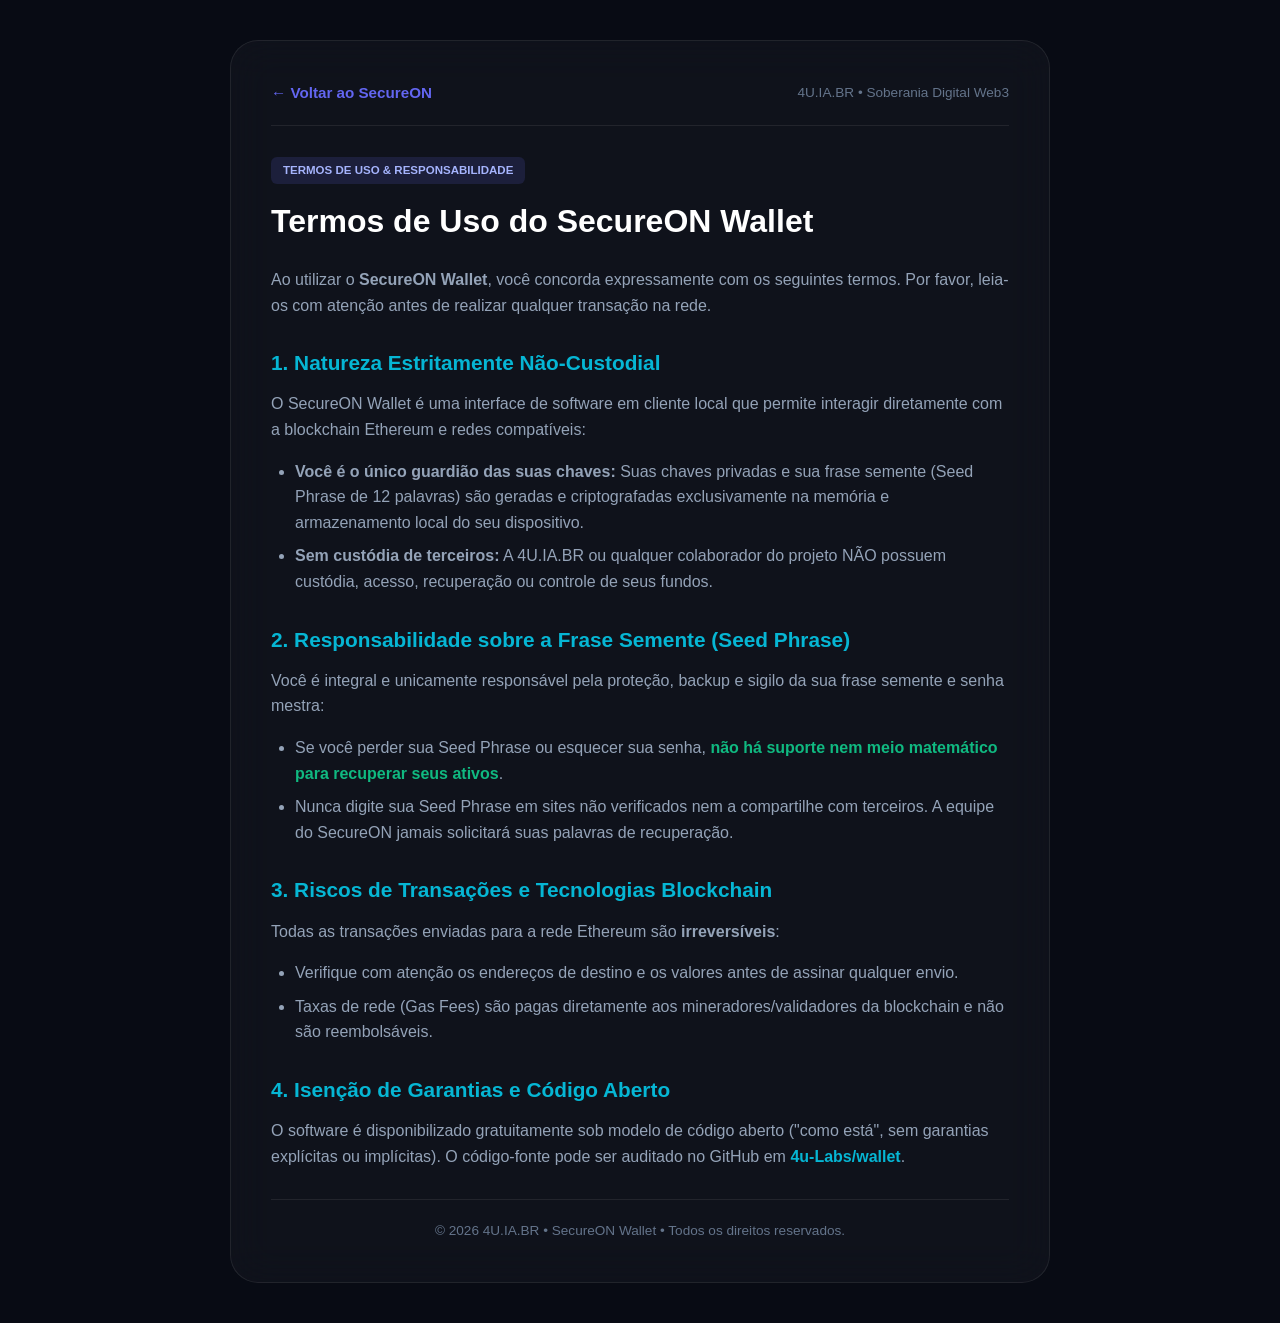
<file: terms.html>
<!DOCTYPE html>
<html lang="pt-BR">
<head>
    <meta charset="UTF-8">
    <meta http-equiv="refresh" content="0; url=termos.html">
    <title>Redirecionando para Termos de Uso...</title>
</head>
<body style="background:#080814; color:#fff; font-family:sans-serif; text-align:center; padding-top:20vh;">
    <p>Redirecionando para os <a href="termos.html" style="color:#00d4ff;">Termos de Uso do SafeBox</a>...</p>
</body>
</html>
</file>
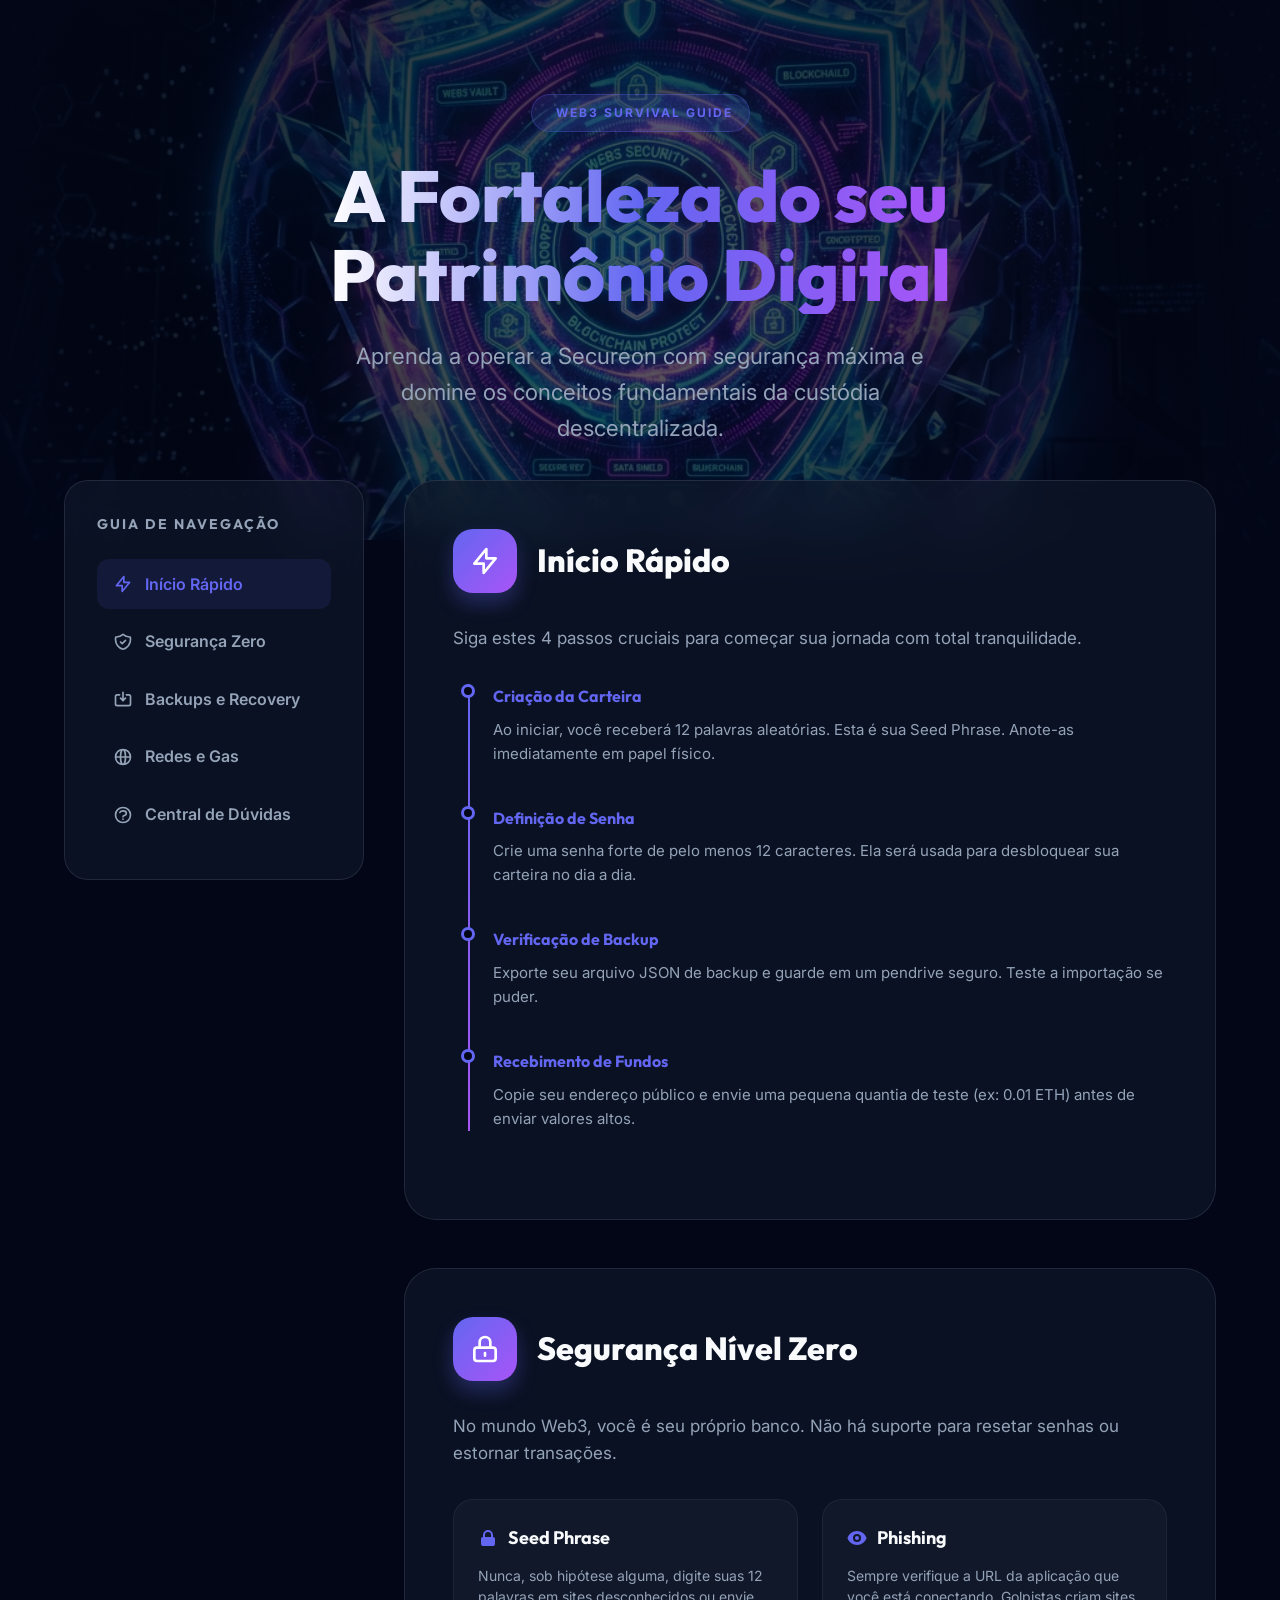
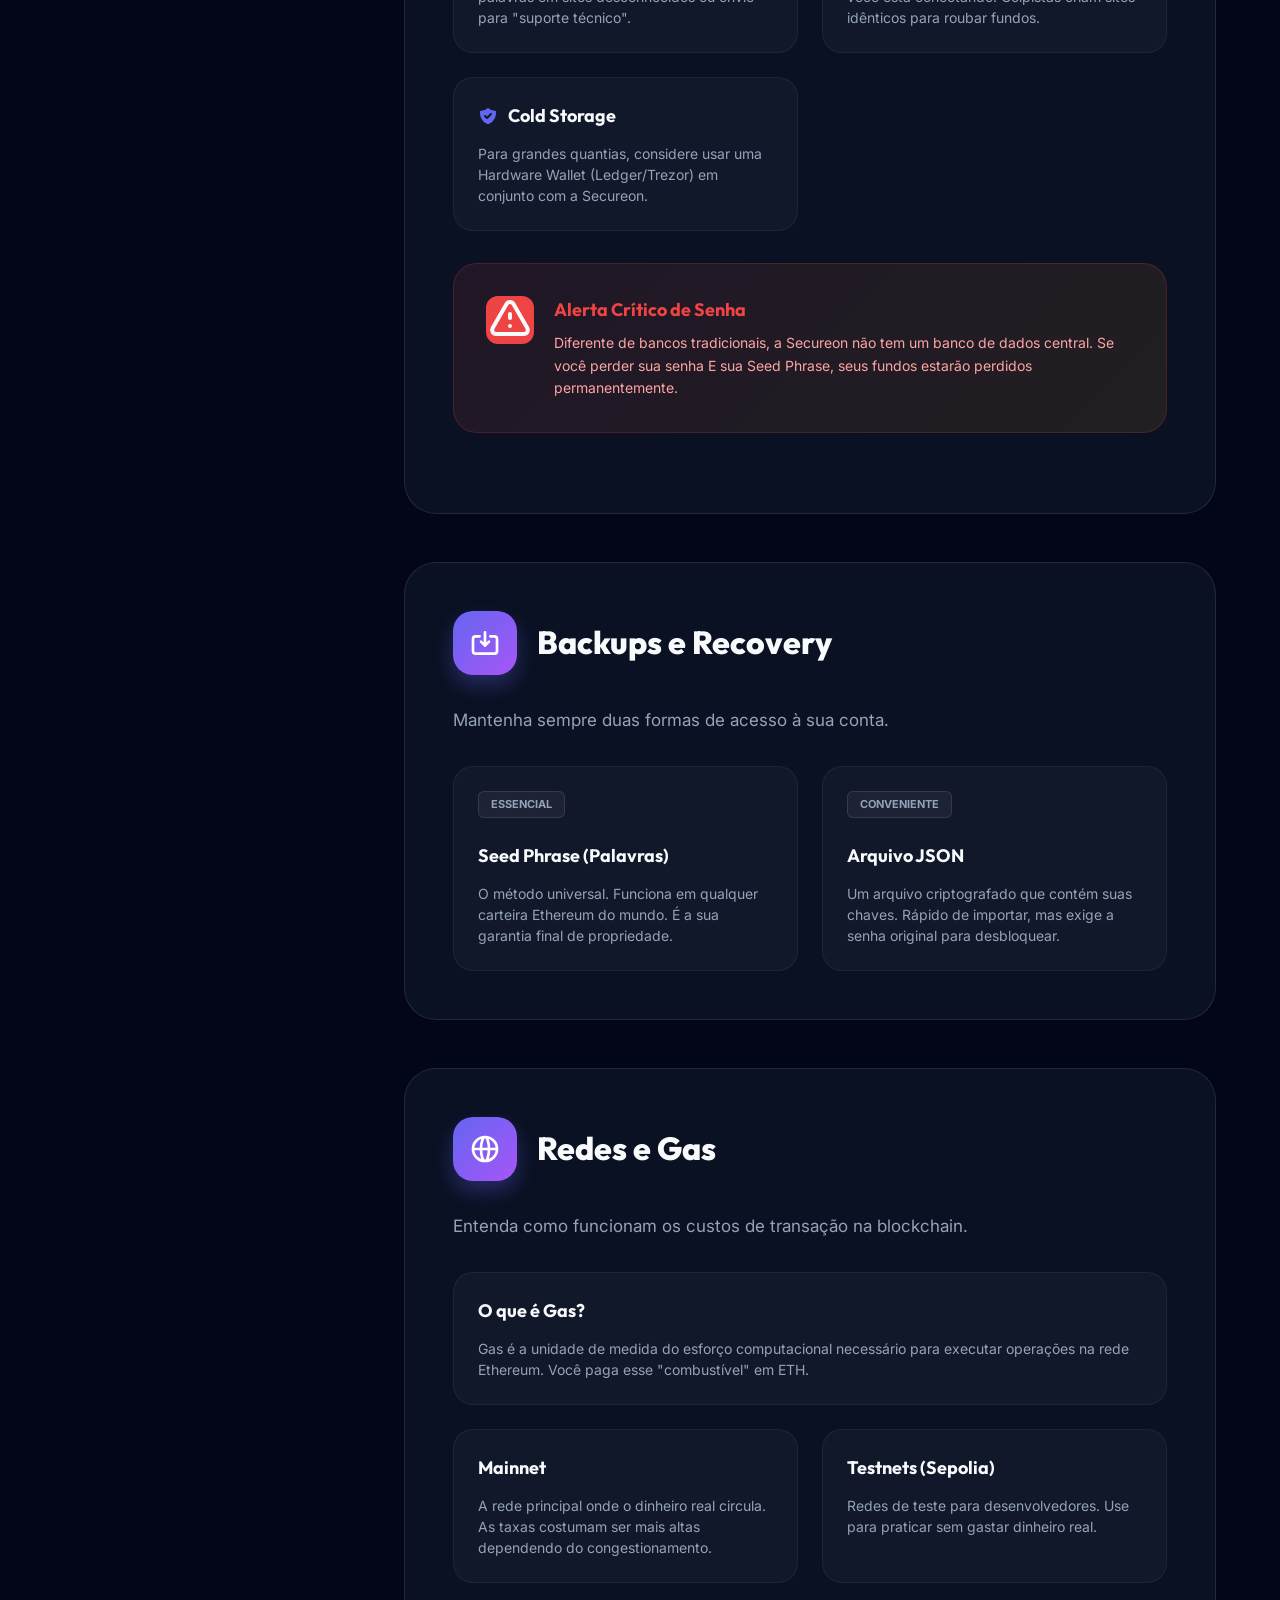
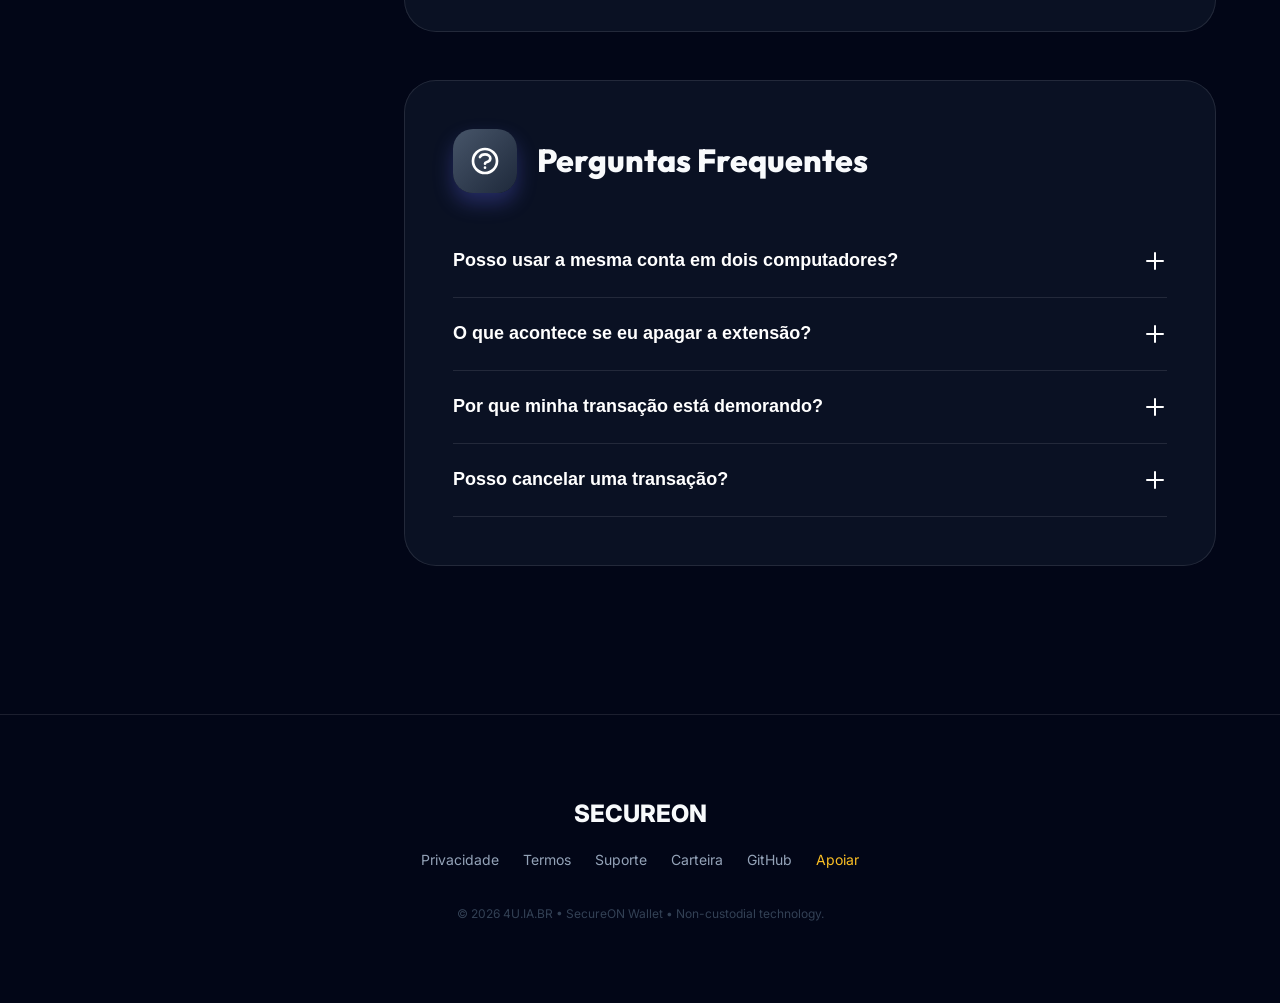
<file: tutorial.html>
<!DOCTYPE html>
<html lang="pt-BR">
<head>
    <meta charset="UTF-8">
    <meta name="viewport" content="width=device-width, initial-scale=1.0">
    <title>Tutorial Master - SecureON Wallet</title>
    <link rel="icon" type="image/svg+xml" href="favicon.svg">
    <link rel="icon" type="image/png" sizes="32x32" href="favicon-32x32.png">
    <link rel="apple-touch-icon" href="icon-192.png">
    <link rel="preconnect" href="https://fonts.googleapis.com">
    <link rel="preconnect" href="https://fonts.gstatic.com" crossorigin>
    <link href="https://fonts.googleapis.com/css2?family=Inter:wght@300;400;500;600;700;800&family=Outfit:wght@400;600;700;800&display=swap" rel="stylesheet">
    <style>
        :root {
            --primary: #6366f1;
            --primary-dark: #4f46e5;
            --secondary: #a855f7;
            --accent: #ec4899;
            --dark-950: #020617;
            --dark-900: #0f172a;
            --dark-800: #1e293b;
            --dark-700: #334155;
            --text-main: #f8fafc;
            --text-dim: #94a3b8;
            --glass: rgba(15, 23, 42, 0.7);
            --glass-border: rgba(255, 255, 255, 0.1);
        }

        * {
            margin: 0;
            padding: 0;
            box-sizing: border-box;
        }

        body {
            font-family: 'Inter', sans-serif;
            background-color: var(--dark-950);
            color: var(--text-main);
            line-height: 1.6;
            overflow-x: hidden;
            scroll-behavior: smooth;
        }

        h1, h2, h3, h4 {
            font-family: 'Outfit', sans-serif;
        }

        /* Hero Section */
        .hero {
            position: relative;
            min-height: 60vh;
            display: flex;
            align-items: center;
            justify-content: center;
            padding: 80px 20px;
            text-align: center;
            overflow: hidden;
        }

        .hero-bg {
            position: absolute;
            top: 0;
            left: 0;
            width: 100%;
            height: 100%;
            background-image: url('wallet_tutorial_hero_1778628493496.png');
            background-size: cover;
            background-position: center;
            filter: brightness(0.4) saturate(1.2);
            z-index: -2;
        }

        .hero-overlay {
            position: absolute;
            top: 0;
            left: 0;
            width: 100%;
            height: 100%;
            background: radial-gradient(circle at center, transparent, var(--dark-950));
            z-index: -1;
        }

        .hero-content {
            max-width: 900px;
            animation: fadeInDown 1s ease-out;
        }

        .hero-badge {
            display: inline-flex;
            align-items: center;
            gap: 8px;
            padding: 8px 16px;
            background: rgba(99, 102, 241, 0.15);
            border: 1px solid rgba(99, 102, 241, 0.3);
            border-radius: 100px;
            font-size: 12px;
            font-weight: 700;
            color: var(--primary);
            text-transform: uppercase;
            letter-spacing: 2px;
            margin-bottom: 24px;
        }

        .hero h1 {
            font-size: clamp(2.5rem, 8vw, 4.5rem);
            font-weight: 800;
            margin-bottom: 24px;
            background: linear-gradient(to right, #fff, var(--primary), var(--secondary));
            -webkit-background-clip: text;
            -webkit-text-fill-color: transparent;
            line-height: 1.1;
        }

        .hero p {
            font-size: clamp(1.1rem, 3vw, 1.4rem);
            color: var(--text-dim);
            max-width: 600px;
            margin: 0 auto;
        }

        /* Container */
        .container {
            max-width: 1200px;
            margin: 0 auto;
            padding: 0 24px;
        }

        /* Grid Layout */
        .tutorial-grid {
            display: grid;
            grid-template-columns: 1fr;
            gap: 40px;
            margin-top: -60px;
            position: relative;
            z-index: 10;
        }

        @media (min-width: 992px) {
            .tutorial-grid {
                grid-template-columns: 300px 1fr;
            }
        }

        /* Sidebar Nav */
        .sidebar {
            position: sticky;
            top: 40px;
            height: fit-content;
        }

        .nav-card {
            background: var(--glass);
            backdrop-filter: blur(20px);
            border: 1px solid var(--glass-border);
            border-radius: 24px;
            padding: 32px;
        }

        .nav-card h3 {
            font-size: 14px;
            color: var(--text-dim);
            text-transform: uppercase;
            letter-spacing: 2px;
            margin-bottom: 24px;
        }

        .nav-list {
            list-style: none;
        }

        .nav-item {
            margin-bottom: 8px;
        }

        .nav-link {
            display: flex;
            align-items: center;
            gap: 12px;
            padding: 12px 16px;
            color: var(--text-dim);
            text-decoration: none;
            border-radius: 12px;
            font-weight: 600;
            transition: all 0.3s ease;
        }

        .nav-link:hover, .nav-link.active {
            background: rgba(99, 102, 241, 0.1);
            color: var(--primary);
        }

        .nav-link svg {
            width: 20px;
            height: 20px;
        }

        /* Content Sections */
        .content {
            padding-bottom: 100px;
        }

        .section-card {
            background: var(--glass);
            backdrop-filter: blur(20px);
            border: 1px solid var(--glass-border);
            border-radius: 32px;
            padding: 48px;
            margin-bottom: 48px;
            transition: transform 0.3s ease, border-color 0.3s ease;
        }

        .section-card:hover {
            border-color: rgba(99, 102, 241, 0.4);
        }

        .section-title {
            display: flex;
            align-items: center;
            gap: 20px;
            margin-bottom: 32px;
        }

        .section-icon {
            width: 64px;
            height: 64px;
            background: linear-gradient(135deg, var(--primary), var(--secondary));
            border-radius: 20px;
            display: flex;
            align-items: center;
            justify-content: center;
            box-shadow: 0 10px 20px rgba(99, 102, 241, 0.3);
        }

        .section-icon svg {
            width: 32px;
            height: 32px;
            color: white;
        }

        .section-card h2 {
            font-size: 32px;
            font-weight: 800;
        }

        .section-card p {
            color: var(--text-dim);
            font-size: 17px;
            margin-bottom: 32px;
        }

        /* Feature Grid */
        .feature-grid {
            display: grid;
            grid-template-columns: repeat(auto-fit, minmax(280px, 1fr));
            gap: 24px;
        }

        .feature-box {
            background: rgba(255, 255, 255, 0.03);
            border: 1px solid rgba(255, 255, 255, 0.05);
            border-radius: 20px;
            padding: 24px;
            transition: all 0.3s ease;
        }

        .feature-box:hover {
            background: rgba(255, 255, 255, 0.05);
            transform: translateY(-5px);
        }

        .feature-box h4 {
            font-size: 18px;
            margin-bottom: 12px;
            display: flex;
            align-items: center;
            gap: 10px;
        }

        .feature-box h4 svg {
            width: 20px;
            height: 20px;
            color: var(--primary);
        }

        .feature-box p {
            font-size: 14px;
            margin-bottom: 0;
            line-height: 1.5;
        }

        /* Warning Card */
        .warning-card {
            background: linear-gradient(135deg, rgba(239, 68, 68, 0.1), rgba(245, 158, 11, 0.1));
            border: 1px solid rgba(239, 68, 68, 0.2);
            border-radius: 24px;
            padding: 32px;
            margin: 32px 0;
            display: flex;
            gap: 20px;
        }

        .warning-icon {
            width: 48px;
            height: 48px;
            background: #ef4444;
            border-radius: 12px;
            display: flex;
            align-items: center;
            justify-content: center;
            flex-shrink: 0;
        }

        .warning-text h4 {
            color: #ef4444;
            margin-bottom: 8px;
            font-size: 18px;
        }

        .warning-text p {
            color: #fca5a5;
            font-size: 14px;
            margin-bottom: 0;
        }

        /* FAQ Accordion */
        .faq-item {
            border-bottom: 1px solid var(--glass-border);
            padding: 24px 0;
        }

        .faq-question {
            width: 100%;
            display: flex;
            justify-content: space-between;
            align-items: center;
            background: none;
            border: none;
            color: white;
            font-size: 18px;
            font-weight: 600;
            text-align: left;
            cursor: pointer;
            transition: color 0.3s ease;
        }

        .faq-question:hover {
            color: var(--primary);
        }

        .faq-answer {
            max-height: 0;
            overflow: hidden;
            transition: max-height 0.3s ease-out;
            color: var(--text-dim);
            font-size: 15px;
        }

        .faq-item.active .faq-answer {
            max-height: 300px;
            margin-top: 16px;
        }

        .faq-icon {
            width: 24px;
            height: 24px;
            transition: transform 0.3s ease;
        }

        .faq-item.active .faq-icon {
            transform: rotate(45deg);
        }

        /* Footer */
        footer {
            padding: 80px 0;
            border-top: 1px solid var(--glass-border);
            text-align: center;
        }

        .footer-logo {
            font-size: 24px;
            font-weight: 800;
            margin-bottom: 16px;
            display: inline-block;
        }

        .footer-links {
            display: flex;
            justify-content: center;
            gap: 24px;
            margin-bottom: 32px;
        }

        .footer-links a {
            color: var(--text-dim);
            text-decoration: none;
            font-size: 14px;
            transition: color 0.3s ease;
        }

        .footer-links a:hover {
            color: var(--primary);
        }

        .copyright {
            color: var(--dark-700);
            font-size: 12px;
        }

        /* Animations */
        @keyframes fadeInDown {
            from { opacity: 0; transform: translateY(-30px); }
            to { opacity: 1; transform: translateY(0); }
        }

        /* Step Timeline */
        .steps {
            position: relative;
            padding-left: 40px;
        }

        .steps::before {
            content: '';
            position: absolute;
            left: 15px;
            top: 0;
            bottom: 0;
            width: 2px;
            background: linear-gradient(to bottom, var(--primary), var(--secondary));
        }

        .step-item {
            position: relative;
            margin-bottom: 40px;
        }

        .step-dot {
            position: absolute;
            left: -32px;
            top: 0;
            width: 14px;
            height: 14px;
            background: var(--dark-950);
            border: 3px solid var(--primary);
            border-radius: 50%;
            z-index: 2;
        }

        .step-item h4 {
            margin-bottom: 8px;
            color: var(--primary);
        }

        .step-item p {
            font-size: 15px;
        }

        .badge-grid {
            display: flex;
            flex-wrap: wrap;
            gap: 12px;
            margin-bottom: 24px;
        }

        .badge {
            padding: 4px 12px;
            background: rgba(255, 255, 255, 0.05);
            border: 1px solid rgba(255, 255, 255, 0.1);
            border-radius: 6px;
            font-size: 11px;
            font-weight: 700;
            color: var(--text-dim);
            text-transform: uppercase;
        }
    </style>
</head>
<body>

    <section class="hero">
        <div class="hero-bg"></div>
        <div class="hero-overlay"></div>
        <div class="hero-content">
            <div class="hero-badge">
                <span class="pulse-dot"></span>
                Web3 Survival Guide
            </div>
            <h1>A Fortaleza do seu <br>Patrimônio Digital</h1>
            <p>Aprenda a operar a Secureon com segurança máxima e domine os conceitos fundamentais da custódia descentralizada.</p>
        </div>
    </section>

    <div class="container">
        <div class="tutorial-grid">
            <!-- Sidebar Navigation -->
            <aside class="sidebar">
                <div class="nav-card">
                    <h3>Guia de Navegação</h3>
                    <ul class="nav-list">
                        <li class="nav-item">
                            <a href="#quickstart" class="nav-link active">
                                <svg fill="none" stroke="currentColor" viewBox="0 0 24 24"><path stroke-linecap="round" stroke-linejoin="round" stroke-width="2" d="M13 10V3L4 14h7v7l9-11h-7z"/></svg>
                                Início Rápido
                            </a>
                        </li>
                        <li class="nav-item">
                            <a href="#security" class="nav-link">
                                <svg fill="none" stroke="currentColor" viewBox="0 0 24 24"><path stroke-linecap="round" stroke-linejoin="round" stroke-width="2" d="M9 12l2 2 4-4m5.618-4.016A11.955 11.955 0 0112 2.944a11.955 11.955 0 01-8.618 3.04A12.02 12.02 0 003 9c0 5.591 3.824 10.29 9 11.622 5.176-1.332 9-6.03 9-11.622 0-1.042-.133-2.052-.382-3.016z"/></svg>
                                Segurança Zero
                            </a>
                        </li>
                        <li class="nav-item">
                            <a href="#backup" class="nav-link">
                                <svg fill="none" stroke="currentColor" viewBox="0 0 24 24"><path stroke-linecap="round" stroke-linejoin="round" stroke-width="2" d="M8 7H5a2 2 0 00-2 2v9a2 2 0 002 2h14a2 2 0 002-2V9a2 2 0 00-2-2h-3m-1 4l-3 3m0 0l-3-3m3 3V4"/></svg>
                                Backups e Recovery
                            </a>
                        </li>
                        <li class="nav-item">
                            <a href="#networks" class="nav-link">
                                <svg fill="none" stroke="currentColor" viewBox="0 0 24 24"><path stroke-linecap="round" stroke-linejoin="round" stroke-width="2" d="M21 12a9 9 0 01-9 9m9-9a9 9 0 00-9-9m9 9H3m9 9a9 9 0 01-9-9m9 9c1.657 0 3-4.03 3-9s-1.343-9-3-9m0 18c-1.657 0-3-4.03-3-9s1.343-9 3-9m-9 9a9 9 0 019-9"/></svg>
                                Redes e Gas
                            </a>
                        </li>
                        <li class="nav-item">
                            <a href="#faq" class="nav-link">
                                <svg fill="none" stroke="currentColor" viewBox="0 0 24 24"><path stroke-linecap="round" stroke-linejoin="round" stroke-width="2" d="M8.228 9c.549-1.165 2.03-2 3.772-2 2.21 0 4 1.343 4 3 0 1.4-1.278 2.575-3.006 2.907-.542.104-.994.54-.994 1.093m0 3h.01M21 12a9 9 0 11-18 0 9 9 0 0118 0z"/></svg>
                                Central de Dúvidas
                            </a>
                        </li>
                    </ul>
                </div>
            </aside>

            <!-- Main Content -->
            <main class="content">
                
                <!-- Início Rápido -->
                <section id="quickstart" class="section-card">
                    <div class="section-title">
                        <div class="section-icon">
                            <svg fill="none" stroke="currentColor" viewBox="0 0 24 24"><path stroke-linecap="round" stroke-linejoin="round" stroke-width="2" d="M13 10V3L4 14h7v7l9-11h-7z"/></svg>
                        </div>
                        <h2>Início Rápido</h2>
                    </div>
                    <p>Siga estes 4 passos cruciais para começar sua jornada com total tranquilidade.</p>
                    
                    <div class="steps">
                        <div class="step-item">
                            <div class="step-dot"></div>
                            <h4>Criação da Carteira</h4>
                            <p>Ao iniciar, você receberá 12 palavras aleatórias. Esta é sua Seed Phrase. Anote-as imediatamente em papel físico.</p>
                        </div>
                        <div class="step-item">
                            <div class="step-dot"></div>
                            <h4>Definição de Senha</h4>
                            <p>Crie uma senha forte de pelo menos 12 caracteres. Ela será usada para desbloquear sua carteira no dia a dia.</p>
                        </div>
                        <div class="step-item">
                            <div class="step-dot"></div>
                            <h4>Verificação de Backup</h4>
                            <p>Exporte seu arquivo JSON de backup e guarde em um pendrive seguro. Teste a importação se puder.</p>
                        </div>
                        <div class="step-item">
                            <div class="step-dot"></div>
                            <h4>Recebimento de Fundos</h4>
                            <p>Copie seu endereço público e envie uma pequena quantia de teste (ex: 0.01 ETH) antes de enviar valores altos.</p>
                        </div>
                    </div>
                </section>

                <!-- Segurança Zero -->
                <section id="security" class="section-card">
                    <div class="section-title">
                        <div class="section-icon">
                            <svg fill="none" stroke="currentColor" viewBox="0 0 24 24"><path stroke-linecap="round" stroke-linejoin="round" stroke-width="2" d="M12 15v2m-6 4h12a2 2 0 002-2v-6a2 2 0 00-2-2H6a2 2 0 00-2 2v6a2 2 0 002 2zm10-10V7a4 4 0 00-8 0v4h8z"/></svg>
                        </div>
                        <h2>Segurança Nível Zero</h2>
                    </div>
                    <p>No mundo Web3, você é seu próprio banco. Não há suporte para resetar senhas ou estornar transações.</p>
                    
                    <div class="feature-grid">
                        <div class="feature-box">
                            <h4><svg fill="currentColor" viewBox="0 0 20 20"><path fill-rule="evenodd" d="M5 9V7a5 5 0 0110 0v2a2 2 0 012 2v5a2 2 0 01-2 2H5a2 2 0 01-2-2v-5a2 2 0 012-2zm8-2v2H7V7a3 3 0 016 0z" clip-rule="evenodd"/></svg> Seed Phrase</h4>
                            <p>Nunca, sob hipótese alguma, digite suas 12 palavras em sites desconhecidos ou envie para "suporte técnico".</p>
                        </div>
                        <div class="feature-box">
                            <h4><svg fill="currentColor" viewBox="0 0 20 20"><path d="M10 12a2 2 0 100-4 2 2 0 000 4z"/><path fill-rule="evenodd" d="M.458 10C1.732 5.943 5.522 3 10 3s8.268 2.943 9.542 7c-1.274 4.057-5.064 7-9.542 7S1.732 14.057.458 10zM14 10a4 4 0 11-8 0 4 4 0 018 0z" clip-rule="evenodd"/></svg> Phishing</h4>
                            <p>Sempre verifique a URL da aplicação que você está conectando. Golpistas criam sites idênticos para roubar fundos.</p>
                        </div>
                        <div class="feature-box">
                            <h4><svg fill="currentColor" viewBox="0 0 20 20"><path fill-rule="evenodd" d="M2.166 4.999A11.954 11.954 0 0010 1.944 11.954 11.954 0 0017.834 5c.11.65.166 1.32.166 2.001 0 5.225-3.34 9.67-8 11.317C5.34 16.67 2 12.225 2 7c0-.682.057-1.35.166-2.001zm11.541 3.708a1 1 0 00-1.414-1.414L9 10.586 7.707 9.293a1 1 0 00-1.414 1.414l2 2a1 1 0 001.414 0l4-4z" clip-rule="evenodd"/></svg> Cold Storage</h4>
                            <p>Para grandes quantias, considere usar uma Hardware Wallet (Ledger/Trezor) em conjunto com a Secureon.</p>
                        </div>
                    </div>

                    <div class="warning-card">
                        <div class="warning-icon">
                            <svg class="w-6 h-6 text-white" fill="none" stroke="currentColor" viewBox="0 0 24 24"><path stroke-linecap="round" stroke-linejoin="round" stroke-width="2" d="M12 9v2m0 4h.01m-6.938 4h13.856c1.54 0 2.502-1.667 1.732-3L13.732 4c-.77-1.333-2.694-1.333-3.464 0L3.34 16c-.77 1.333.192 3 1.732 3z"/></svg>
                        </div>
                        <div class="warning-text">
                            <h4>Alerta Crítico de Senha</h4>
                            <p>Diferente de bancos tradicionais, a Secureon não tem um banco de dados central. Se você perder sua senha E sua Seed Phrase, seus fundos estarão perdidos permanentemente.</p>
                        </div>
                    </div>
                </section>

                <!-- Backups -->
                <section id="backup" class="section-card">
                    <div class="section-title">
                        <div class="section-icon">
                            <svg fill="none" stroke="currentColor" viewBox="0 0 24 24"><path stroke-linecap="round" stroke-linejoin="round" stroke-width="2" d="M8 7H5a2 2 0 00-2 2v9a2 2 0 002 2h14a2 2 0 002-2V9a2 2 0 00-2-2h-3m-1 4l-3 3m0 0l-3-3m3 3V4"/></svg>
                        </div>
                        <h2>Backups e Recovery</h2>
                    </div>
                    <p>Mantenha sempre duas formas de acesso à sua conta.</p>

                    <div class="feature-grid">
                        <div class="feature-box">
                            <div class="badge-grid"><span class="badge">Essencial</span></div>
                            <h4>Seed Phrase (Palavras)</h4>
                            <p>O método universal. Funciona em qualquer carteira Ethereum do mundo. É a sua garantia final de propriedade.</p>
                        </div>
                        <div class="feature-box">
                            <div class="badge-grid"><span class="badge">Conveniente</span></div>
                            <h4>Arquivo JSON</h4>
                            <p>Um arquivo criptografado que contém suas chaves. Rápido de importar, mas exige a senha original para desbloquear.</p>
                        </div>
                    </div>
                </section>

                <!-- Redes e Gas -->
                <section id="networks" class="section-card">
                    <div class="section-title">
                        <div class="section-icon">
                            <svg fill="none" stroke="currentColor" viewBox="0 0 24 24"><path stroke-linecap="round" stroke-linejoin="round" stroke-width="2" d="M21 12a9 9 0 01-9 9m9-9a9 9 0 00-9-9m9 9H3m9 9a9 9 0 01-9-9m9 9c1.657 0 3-4.03 3-9s-1.343-9-3-9m0 18c-1.657 0-3-4.03-3-9s1.343-9 3-9m-9 9a9 9 0 019-9"/></svg>
                        </div>
                        <h2>Redes e Gas</h2>
                    </div>
                    <p>Entenda como funcionam os custos de transação na blockchain.</p>
                    
                    <div class="feature-box" style="margin-bottom: 24px;">
                        <h4>O que é Gas?</h4>
                        <p>Gas é a unidade de medida do esforço computacional necessário para executar operações na rede Ethereum. Você paga esse "combustível" em ETH.</p>
                    </div>

                    <div class="feature-grid">
                        <div class="feature-box">
                            <h4>Mainnet</h4>
                            <p>A rede principal onde o dinheiro real circula. As taxas costumam ser mais altas dependendo do congestionamento.</p>
                        </div>
                        <div class="feature-box">
                            <h4>Testnets (Sepolia)</h4>
                            <p>Redes de teste para desenvolvedores. Use para praticar sem gastar dinheiro real.</p>
                        </div>
                    </div>
                </section>

                <!-- FAQ -->
                <section id="faq" class="section-card">
                    <div class="section-title">
                        <div class="section-icon" style="background: linear-gradient(135deg, #475569, #1e293b);">
                            <svg fill="none" stroke="currentColor" viewBox="0 0 24 24"><path stroke-linecap="round" stroke-linejoin="round" stroke-width="2" d="M8.228 9c.549-1.165 2.03-2 3.772-2 2.21 0 4 1.343 4 3 0 1.4-1.278 2.575-3.006 2.907-.542.104-.994.54-.994 1.093m0 3h.01M21 12a9 9 0 11-18 0 9 9 0 0118 0z"/></svg>
                        </div>
                        <h2>Perguntas Frequentes</h2>
                    </div>

                    <div class="faq-list">
                        <div class="faq-item">
                            <button class="faq-question">
                                Posso usar a mesma conta em dois computadores?
                                <svg class="faq-icon" fill="none" stroke="currentColor" viewBox="0 0 24 24"><path stroke-linecap="round" stroke-linejoin="round" stroke-width="2" d="M12 4v16m8-8H4"/></svg>
                            </button>
                            <div class="faq-answer">
                                Sim! Basta importar sua Seed Phrase ou o arquivo JSON no outro computador. Os fundos estão na blockchain, não "dentro" do computador.
                            </div>
                        </div>
                        <div class="faq-item">
                            <button class="faq-question">
                                O que acontece se eu apagar a extensão?
                                <svg class="faq-icon" fill="none" stroke="currentColor" viewBox="0 0 24 24"><path stroke-linecap="round" stroke-linejoin="round" stroke-width="2" d="M12 4v16m8-8H4"/></svg>
                            </button>
                            <div class="faq-answer">
                                Seus dados locais (senha e chaves criptografadas) serão removidos do navegador. No entanto, seus fundos continuam salvos na blockchain. Você poderá restaurar tudo usando suas 12 palavras.
                            </div>
                        </div>
                        <div class="faq-item">
                            <button class="faq-question">
                                Por que minha transação está demorando?
                                <svg class="faq-icon" fill="none" stroke="currentColor" viewBox="0 0 24 24"><path stroke-linecap="round" stroke-linejoin="round" stroke-width="2" d="M12 4v16m8-8H4"/></svg>
                            </button>
                            <div class="faq-answer">
                                Provavelmente porque o preço do gas subiu após você enviar a transação. A rede prioriza quem paga mais. Você pode aguardar ou tentar "acelerar" a transação (em versões futuras).
                            </div>
                        </div>
                        <div class="faq-item">
                            <button class="faq-question">
                                Posso cancelar uma transação?
                                <svg class="faq-icon" fill="none" stroke="currentColor" viewBox="0 0 24 24"><path stroke-linecap="round" stroke-linejoin="round" stroke-width="2" d="M12 4v16m8-8H4"/></svg>
                            </button>
                            <div class="faq-answer">
                                Transações em blockchain são irreversíveis. Uma vez confirmada, não há volta. Sempre confira o endereço de destino triplamente.
                            </div>
                        </div>
                    </div>
                </section>

            </main>
        </div>
    </div>

    <footer>
        <div class="container">
            <span class="footer-logo">SECUREON</span>
            <div class="footer-links">
                <a href="privacidade.html">Privacidade</a>
                <a href="termos.html">Termos</a>
                <a href="suporte.html">Suporte</a>
                <a href="index.html">Carteira</a>
                <a href="https://github.com/4u-Labs/wallet" target="_blank">GitHub</a>
                <a href="https://www.paypal.com/ncp/payment/L7YRCS984T33N" target="_blank" style="color: #fbbf24;">Apoiar</a>
            </div>
            <p class="copyright">© 2026 4U.IA.BR • SecureON Wallet • Non-custodial technology.</p>
        </div>
    </footer>

    <script>
        // FAQ Toggle
        document.querySelectorAll('.faq-question').forEach(button => {
            button.addEventListener('click', () => {
                const item = button.parentElement;
                item.classList.toggle('active');
            });
        });

        // Sidebar Navigation
        const sections = document.querySelectorAll('section[id]');
        const navLinks = document.querySelectorAll('.nav-link');

        window.addEventListener('scroll', () => {
            let current = '';
            sections.forEach(section => {
                const sectionTop = section.offsetTop;
                const sectionHeight = section.clientHeight;
                if (pageYOffset >= (sectionTop - 150)) {
                    current = section.getAttribute('id');
                }
            });

            navLinks.forEach(link => {
                link.classList.remove('active');
                if (link.getAttribute('href').includes(current)) {
                    link.classList.add('active');
                }
            });
        });
    </script>
</body>
</html>
</file>
